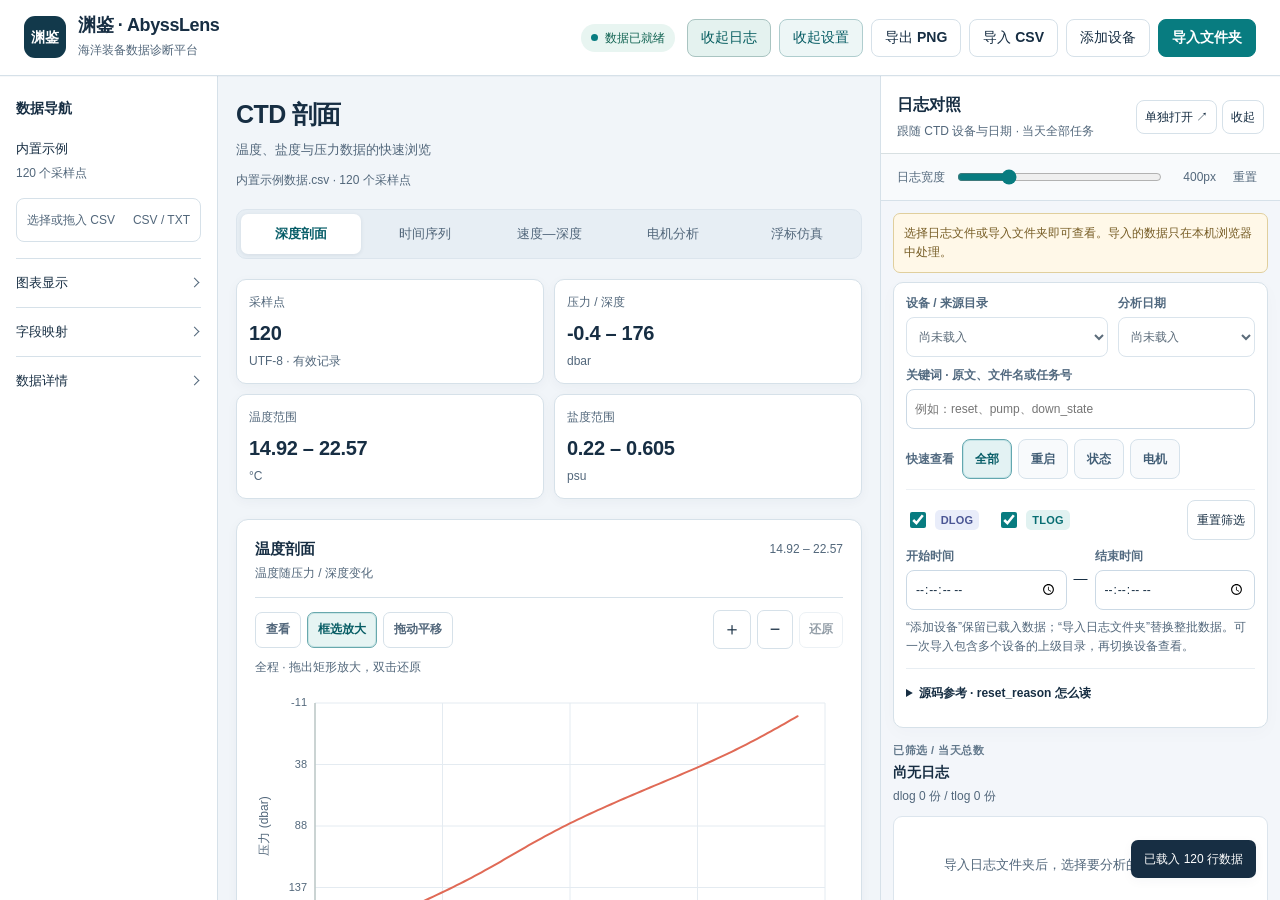
<file: index.html>
<!doctype html>
<html lang="zh-CN">
<head>
  <meta charset="utf-8">
  <meta name="viewport" content="width=device-width, initial-scale=1">
  <title>渊鉴 AbyssLens · 海洋装备数据诊断平台</title>
  <link rel="icon" type="image/svg+xml" href="favicon.svg">
  <style>
    :root {
      --ink: #172234;
      --muted: #687386;
      --line: #d8e0e2;
      --paper: #f5f7f6;
      --surface: #ffffff;
      --teal: #087f7b;
      --teal-dark: #075e60;
      --teal-soft: #d9efeb;
      --coral: #e06a56;
      --yellow: #d8a336;
      --blue: #4779a8;
      --shadow: 0 12px 32px rgba(23, 34, 52, .08);
      --radius: 10px;
    }

    * { box-sizing: border-box; }
    html, body { margin: 0; min-height: 100%; }
    body {
      background: var(--paper);
      color: var(--ink);
      font: 14px/1.5 "Segoe UI", "Microsoft YaHei", Arial, sans-serif;
      letter-spacing: 0;
    }
    button, input, select { font: inherit; }
    button { cursor: pointer; }
    button:focus-visible, input:focus-visible, select:focus-visible {
      outline: 3px solid rgba(8, 127, 123, .22);
      outline-offset: 2px;
    }

    .app-shell { min-height: 100vh; }
    .topbar {
      align-items: center;
      background: var(--surface);
      border-bottom: 1px solid var(--line);
      display: flex;
      gap: 24px;
      justify-content: space-between;
      min-height: 72px;
      padding: 14px 28px;
      position: sticky;
      top: 0;
      z-index: 10;
    }
    .brand { align-items: center; display: flex; gap: 12px; min-width: 210px; }
    .brand-mark {
      align-items: center;
      background: var(--ink);
      border-radius: 8px;
      color: #fff;
      display: inline-flex;
      font-size: 13px;
      font-weight: 800;
      height: 34px;
      justify-content: center;
      letter-spacing: .8px;
      width: 46px;
    }
    .brand strong { display: block; font-size: 17px; line-height: 1.1; }
    .brand small { color: var(--muted); display: block; font-size: 11px; margin-top: 3px; }
    .topbar-actions { align-items: center; display: flex; flex-wrap: wrap; gap: 9px; justify-content: flex-end; }
    .topbar-actions a.button { display: inline-flex; align-items: center; text-decoration: none; white-space: nowrap; }
    .status-badge {
      align-items: center;
      color: var(--muted);
      display: inline-flex;
      font-size: 12px;
      gap: 7px;
      margin-right: 6px;
      white-space: nowrap;
    }
    .status-badge::before {
      background: #aab6b7;
      border-radius: 50%;
      content: "";
      display: inline-block;
      height: 7px;
      width: 7px;
    }
    .status-badge.ready { color: var(--teal-dark); }
    .status-badge.ready::before { background: var(--teal); }
    .button {
      background: var(--surface);
      border: 1px solid var(--line);
      border-radius: 7px;
      color: var(--ink);
      min-height: 36px;
      padding: 0 13px;
      transition: border-color .16s ease, background .16s ease, transform .16s ease;
    }
    .button:hover { background: #f1f6f5; border-color: #a9c4c1; }
    .button:active { transform: translateY(1px); }
    .button.primary { background: var(--teal); border-color: var(--teal); color: #fff; font-weight: 600; }
    .button.primary:hover { background: var(--teal-dark); border-color: var(--teal-dark); }
    .button.subtle { background: transparent; border-color: transparent; color: var(--muted); }
    .button.subtle:hover { background: #edf3f2; border-color: #edf3f2; color: var(--ink); }
    .file-input { display: none; }

    .workspace { display: grid; grid-template-columns: 292px minmax(0, 1fr); min-height: calc(100vh - 72px); }
    .sidebar {
      background: #edf2f1;
      border-right: 1px solid var(--line);
      padding: 22px 18px;
    }
    .sidebar-heading { font-size: 12px; font-weight: 700; letter-spacing: .06em; margin: 0 0 12px; text-transform: uppercase; }
    .side-section { border-bottom: 1px solid #d6dfdf; margin-bottom: 20px; padding-bottom: 19px; }
    .side-section:last-child { border-bottom: 0; }
    .dropzone {
      background: var(--surface);
      border: 1px dashed #a9c1bf;
      border-radius: var(--radius);
      color: var(--muted);
      cursor: pointer;
      padding: 17px 14px;
      text-align: center;
      transition: background .16s ease, border-color .16s ease;
    }
    .dropzone:hover, .dropzone.dragover { background: #f8fcfb; border-color: var(--teal); }
    .dropzone strong { color: var(--ink); display: block; font-size: 13px; margin-bottom: 4px; }
    .dropzone span { display: block; font-size: 12px; }
    .dropzone em { color: var(--teal-dark); display: block; font-size: 11px; font-style: normal; margin-top: 9px; }
    .file-meta { color: var(--muted); font-size: 12px; margin-top: 9px; overflow-wrap: anywhere; }
    .folder-panel { border-top: 1px solid #d6dfdf; margin-top: 16px; padding-top: 14px; }
    .folder-panel[hidden] { display: none; }
    .folder-panel-head { align-items: center; display: flex; gap: 8px; justify-content: space-between; margin-bottom: 7px; }
    .folder-panel-head strong { font-size: 12px; }
    .folder-panel-head span { color: var(--muted); font-size: 11px; text-align: right; }
    .task-select { background: var(--surface); border: 1px solid var(--line); border-radius: 6px; color: var(--ink); min-height: 35px; padding: 0 8px; width: 100%; }
    .task-select:disabled { color: #9aa5a6; }
    .folder-clear { color: var(--muted); font-size: 11px; padding: 0 5px; }
    .field { margin-top: 12px; }
    .field:first-child { margin-top: 0; }
    .field label { color: var(--muted); display: flex; font-size: 12px; justify-content: space-between; margin-bottom: 5px; }
    .field select, .field input[type="number"] {
      background: var(--surface);
      border: 1px solid var(--line);
      border-radius: 6px;
      color: var(--ink);
      min-height: 34px;
      padding: 0 9px;
      width: 100%;
    }
    .field select:disabled { color: #9aa5a6; }
    .toggle-row { align-items: center; color: var(--ink); display: flex; font-size: 12px; gap: 8px; margin: 12px 0 0; }
    .toggle-row input { accent-color: var(--teal); height: 15px; margin: 0; width: 15px; }
    .hint { color: var(--muted); font-size: 11px; margin: 8px 0 0; }

    .main { min-width: 0; padding: 25px 29px 44px; }
    .page-head { align-items: flex-end; display: flex; gap: 20px; justify-content: space-between; margin-bottom: 20px; }
    .page-head h1 { font-size: 24px; letter-spacing: -.02em; margin: 0; }
    .page-head p { color: var(--muted); margin: 6px 0 0; }
    .page-head-right { color: var(--muted); font-size: 12px; text-align: right; }
    .view-tabs { align-items: center; border-bottom: 1px solid var(--line); display: flex; gap: 4px; margin-bottom: 18px; }
    .tab {
      background: transparent;
      border: 0;
      border-bottom: 2px solid transparent;
      color: var(--muted);
      margin-bottom: -1px;
      padding: 9px 12px 10px;
    }
    .tab:hover { color: var(--ink); }
    .tab.active { border-bottom-color: var(--teal); color: var(--teal-dark); font-weight: 700; }
    .summary-grid { display: grid; gap: 12px; grid-template-columns: repeat(4, minmax(0, 1fr)); margin-bottom: 19px; }
    .summary-item {
      background: var(--surface);
      border: 1px solid var(--line);
      border-radius: 8px;
      min-height: 76px;
      padding: 13px 14px;
    }
    .summary-item span { color: var(--muted); display: block; font-size: 11px; margin-bottom: 5px; }
    .summary-item strong { display: block; font-size: 17px; font-weight: 700; overflow: hidden; text-overflow: ellipsis; white-space: nowrap; }
    .summary-item em { color: var(--muted); display: block; font-size: 11px; font-style: normal; margin-top: 2px; }
    .charts-grid { display: grid; gap: 14px; grid-template-columns: repeat(2, minmax(0, 1fr)); }
    .chart-card {
      background: var(--surface);
      border: 1px solid var(--line);
      border-radius: var(--radius);
      min-width: 0;
      padding: 15px 16px 12px;
      position: relative;
    }
    .chart-card.wide { grid-column: 1 / -1; }
    .chart-card-head { align-items: flex-start; display: flex; gap: 12px; justify-content: space-between; }
    .chart-card h2 { font-size: 14px; margin: 0; }
    .chart-card .chart-subtitle { color: var(--muted); font-size: 11px; margin-top: 2px; }
    .chart-stat { color: var(--muted); font-size: 11px; text-align: right; white-space: nowrap; }
    .canvas-wrap { height: 286px; margin-top: 9px; position: relative; width: 100%; }
    .canvas-wrap canvas { display: block; height: 100%; width: 100%; }
    .chart-tooltip {
      background: var(--ink);
      border-radius: 5px;
      color: #fff;
      font-size: 11px;
      left: 0;
      max-width: 190px;
      opacity: 0;
      padding: 7px 9px;
      pointer-events: none;
      position: absolute;
      top: 0;
      transform: translate(8px, 8px);
      transition: opacity .1s ease;
      white-space: nowrap;
      z-index: 2;
    }
    .chart-tooltip.show { opacity: .96; }
    .chart-legend { align-items: center; color: var(--muted); display: flex; font-size: 11px; gap: 6px; margin-top: 4px; }
    .legend-dot { border-radius: 50%; display: inline-block; height: 7px; width: 7px; }
    .empty-state {
      align-items: center;
      background: var(--surface);
      border: 1px dashed #b8c7c6;
      border-radius: var(--radius);
      color: var(--muted);
      display: flex;
      flex-direction: column;
      gap: 5px;
      grid-column: 1 / -1;
      justify-content: center;
      min-height: 300px;
      padding: 28px;
      text-align: center;
    }
    .empty-state strong { color: var(--ink); font-size: 15px; }
    .data-panel { background: var(--surface); border: 1px solid var(--line); border-radius: var(--radius); margin-top: 16px; overflow: hidden; }
    .data-panel-head { align-items: center; display: flex; justify-content: space-between; padding: 14px 16px; }
    .data-panel-head h2 { font-size: 14px; margin: 0; }
    .data-panel-head span { color: var(--muted); font-size: 11px; }
    .table-scroll { max-height: 265px; overflow: auto; }
    table { border-collapse: collapse; min-width: 100%; table-layout: auto; white-space: nowrap; }
    th, td { border-top: 1px solid #e8eded; font-size: 11px; padding: 9px 12px; text-align: left; }
    th { background: #f7f9f8; color: var(--muted); font-weight: 600; position: sticky; top: 0; z-index: 1; }
    td { color: #364256; }
    tr:hover td { background: #f7fbfa; }
    .footer-note { color: var(--muted); font-size: 11px; margin-top: 18px; text-align: right; }
    .toast { background: var(--ink); border-radius: 7px; bottom: 22px; box-shadow: var(--shadow); color: #fff; font-size: 12px; opacity: 0; padding: 10px 13px; pointer-events: none; position: fixed; right: 24px; transform: translateY(8px); transition: opacity .18s ease, transform .18s ease; z-index: 20; }
    .toast.show { opacity: 1; transform: translateY(0); }
    .toast.error { background: #a8463b; }
    [hidden] { display: none !important; }
    .diagnostic-panel { background: white; border: 1px solid var(--line); border-radius: 10px; margin: 16px 0; padding: 18px; }
    .diagnostic-panel h2 { margin: 0; font-size: 16px; }
    .diagnostic-panel h3 { margin: 16px 0 8px; font-size: 13px; }
    .diagnostic-head { display: flex; justify-content: space-between; gap: 12px; align-items: baseline; flex-wrap: wrap; }
    .diagnostic-head span, .source-note, .diagnostic-empty { color: var(--muted); font-size: 12px; overflow-wrap: anywhere; }
    .facts-grid { display: grid; grid-template-columns: repeat(4, minmax(0, 1fr)); gap: 10px; margin: 12px 0; }
    .fact { background: #f5f8f7; border-radius: 6px; padding: 10px 12px; min-width: 0; }
    .fact dt { color: var(--muted); font-size: 11px; margin-bottom: 4px; }
    .fact dd { margin: 0; font-size: 14px; font-weight: 600; overflow-wrap: anywhere; }
    .fact small { font-size: 11px; color: var(--muted); font-weight: normal; display: block; margin-top: 3px; }
    .fact.alert { background: #fff0ec; border: 1px solid #ebc1b9; }
    .notice { color: #8c3b29; background: #fff4ef; border-left: 3px solid #ba492e; padding: 9px 12px; font-size: 12px; margin: 8px 0; }
    .phase-list { display: grid; grid-template-columns: repeat(3, minmax(0, 1fr)); gap: 8px; padding: 0; list-style: none; }
    .phase-list li { border-left: 2px solid #8abdb6; padding: 6px 10px; font-size: 12px; }
    .phase-list time { display: block; color: var(--muted); }
    .diagnostic-panel details summary { cursor: pointer; padding: 8px 0; font-size: 12px; }
    .diagnostic-panel select { max-width: 100%; }
    .source-note { margin: 6px 0; }
    .chart-legend { flex-wrap: wrap; }
    .chart-tooltip { white-space: pre-line; max-width: 230px; overflow-wrap: anywhere; }
    .chart-method { color: var(--muted); font-size: 12px; line-height: 1.7; margin-top: 10px; }
    .legend-level { color: #8055aa; }
    .phase-legend { display: inline-flex; align-items: center; gap: 5px; margin-right: 8px; }
    .phase-swatch { display: inline-block; width: 22px; border-top: 2px solid; }
    .view-tabs { flex-wrap: wrap; }
    .mot-chart .canvas-wrap { height: 235px; }
    .mot-chart .chart-method { margin-bottom: 0; }
    #motPanel .facts-grid { margin-bottom: 0; }
    .page-head-right { max-width: 48%; overflow-wrap: anywhere; }
    @media (max-width: 980px) { .facts-grid { grid-template-columns: repeat(2, minmax(0, 1fr)); } }
    @media (max-width: 730px) {
      .topbar-actions { flex-wrap: wrap; }
      .page-head-right { max-width: 100%; }
      .phase-list { grid-template-columns: 1fr; }
      .diagnostic-panel { padding: 12px; }
    }

    @media (max-width: 980px) {
      .topbar { padding: 13px 18px; }
      .status-badge { display: none; }
      .workspace { grid-template-columns: 250px minmax(0, 1fr); }
      .main { padding: 22px 18px 36px; }
      .summary-grid { grid-template-columns: repeat(2, minmax(0, 1fr)); }
    }
    @media (max-width: 730px) {
      .topbar { align-items: flex-start; flex-wrap: wrap; gap: 12px; }
      .topbar-actions { width: 100%; }
      .topbar-actions .button { flex: 1; }
      .workspace { display: block; }
      .sidebar { border-bottom: 1px solid var(--line); border-right: 0; padding: 17px 18px 4px; }
      .side-section { margin-bottom: 17px; padding-bottom: 16px; }
      .sidebar .side-section:nth-child(2), .sidebar .side-section:nth-child(3) { display: inline-block; vertical-align: top; width: calc(50% - 9px); }
      .sidebar .side-section:nth-child(2) { margin-right: 14px; }
      .main { padding: 20px 14px 30px; }
      .page-head { align-items: flex-start; display: block; }
      .page-head-right { margin-top: 7px; text-align: left; }
      .charts-grid { grid-template-columns: 1fr; }
      .chart-card.wide { grid-column: auto; }
      .canvas-wrap { height: 250px; }
    }
    @media (max-width: 470px) {
      .brand { min-width: 0; }
      .brand strong { font-size: 15px; }
      .topbar-actions { gap: 6px; }
      .topbar-actions .button { font-size: 12px; padding: 0 8px; }
      .summary-grid { gap: 8px; }
      .summary-item { padding: 11px; }
      .summary-item strong { font-size: 15px; }
      .sidebar .side-section:nth-child(2), .sidebar .side-section:nth-child(3) { display: block; width: auto; }
      .sidebar .side-section:nth-child(2) { margin-right: 0; }
    }
  </style>
  <link rel="stylesheet" href="ctd-log-panel.css">
  <link rel="stylesheet" href="abysslens-ui.css">
  <link rel="stylesheet" href="ctd-chart-tools.css">
  <link rel="stylesheet" href="ctd-motor.css">
  <link rel="stylesheet" href="ctd-replay.css">
</head>
<body class="analysis-page">
  <div class="app-shell">
    <header class="topbar">
      <div class="brand">
        <span class="brand-mark">渊鉴</span>
        <div><strong>渊鉴 · AbyssLens</strong><small>海洋装备数据诊断平台</small></div>
      </div>
      <div class="topbar-actions">
        <span class="status-badge" id="statusBadge">等待数据</span>
        <button class="button subtle" id="demoButton" type="button">示例数据</button>
        <a class="button" id="logsLink" href="ctd-logs.html" target="_blank" rel="noopener">当天日志 ↗</a>
        <button class="button" id="exportButton" type="button">导出 PNG</button>
        <button class="button" id="openButton" type="button">导入 CSV</button>
        <button class="button" id="addDeviceButton" type="button" title="添加设备文件夹，保留已导入的数据">添加设备</button>
        <button class="button primary" id="folderButton" type="button" title="导入完整文件夹，替换当前全部设备数据">导入文件夹</button>
        <input class="file-input" id="fileInput" type="file" accept=".csv,.txt,text/csv,text/plain">
        <input class="file-input" id="folderInput" type="file" webkitdirectory directory multiple>
        <input class="file-input" id="addDeviceInput" type="file" webkitdirectory directory multiple>
      </div>
    </header>

    <div class="workspace">
      <aside class="sidebar">
        <div class="sidebar-head"><h2 class="sidebar-heading">数据导航</h2><span class="sidebar-count" id="sidebarDeviceCount"></span></div>
        <section class="side-section source-section">
          <div class="folder-panel" id="folderPanel" hidden>
            <div class="field"><label for="deviceSelect">设备</label><select class="task-select" id="deviceSelect" disabled></select></div>
            <div class="field task-field">
              <div class="task-field-head"><label for="taskSelect">任务</label><p class="task-context" id="taskContext"></p></div>
              <select class="task-select" id="taskSelect" aria-label="选择 CTD 任务" disabled></select>
            </div>
          </div>
          <div class="dataset-overview" id="datasetOverview">
            <strong id="sidebarDatasetName">内置示例</strong><span id="sidebarDatasetMeta">120 个采样点</span>
          </div>
          <div class="dropzone" id="dropzone" role="button" tabindex="0" aria-label="选择 CSV 文件，也可将文件拖到此处">
            <strong>选择或拖入 CSV</strong><span>CSV / TXT</span>
          </div>
        </section>

        <section class="side-section sidebar-settings">
          <details class="sidebar-disclosure" id="displaySettings">
            <summary>图表显示</summary>
            <div class="disclosure-content">
              <label class="toggle-row"><input id="invertDepth" type="checkbox" checked>深度向下增加</label>
              <label class="toggle-row"><input id="showPoints" type="checkbox">显示采样点</label>
              <label class="toggle-row"><input id="showLevel" type="checkbox" checked>显示 level 测量点</label>
            </div>
          </details>
        </section>

        <section class="side-section sidebar-settings">
          <details class="sidebar-disclosure" id="fieldSettings">
            <summary>字段映射</summary>
            <div class="disclosure-content">
              <div class="field"><label for="timeColumn">时间列</label><select id="timeColumn"></select></div>
              <div class="field"><label for="pressureColumn">压力 / 深度列</label><select id="pressureColumn"></select></div>
              <div class="field"><label for="temperatureColumn">温度列</label><select id="temperatureColumn"></select></div>
              <div class="field"><label for="salinityColumn">盐度列</label><select id="salinityColumn"></select></div>
            </div>
          </details>
        </section>

        <section class="side-section sidebar-settings">
          <details class="sidebar-disclosure" id="sourceDetails">
            <summary>数据详情<span class="source-read-status" id="sourceReadStatus" role="status" hidden></span></summary>
            <div class="disclosure-content">
              <p class="library-meta" id="folderMeta"></p>
              <div class="file-meta" id="fileMeta">当前显示内置示例数据</div>
              <p class="import-help">“添加设备”保留已有数据；“导入文件夹”替换全部数据。也可一次导入多个设备的上级目录。</p>
              <div class="source-actions" id="sourceActions"><button class="button subtle folder-clear" id="clearFolderButton" type="button">清空设备数据</button></div>
            </div>
          </details>
        </section>
      </aside>

      <main class="main">
        <div class="page-head">
          <div>
            <h1 id="pageTitle">CTD 剖面</h1>
            <p id="pageSubtitle">温度、盐度与压力数据的快速浏览</p>
          </div>
          <div class="page-head-right" id="pageFileLabel">示例数据 · 120 个采样点</div>
        </div>

        <nav class="view-tabs" aria-label="图表视图">
          <button class="tab active" data-mode="profile" type="button">深度剖面</button>
          <button class="tab" data-mode="timeseries" type="button">时间序列</button>
          <button class="tab" data-mode="velocity" type="button">速度—深度</button>
          <button class="tab" data-mode="mot" type="button">电机分析</button>
          <button class="tab" data-mode="replay" type="button">浮标仿真</button>
        </nav>

        <section class="summary-grid" aria-label="数据摘要">
          <div class="summary-item"><span>采样点</span><strong id="statRows">—</strong><em id="statRowsHint">有效记录</em></div>
          <div class="summary-item"><span>压力 / 深度</span><strong id="statPressure">—</strong><em id="pressureUnit">dbar</em></div>
          <div class="summary-item"><span>温度范围</span><strong id="statTemperature">—</strong><em>°C</em></div>
          <div class="summary-item"><span>盐度范围</span><strong id="statSalinity">—</strong><em>psu</em></div>
        </section>

        <section class="diagnostic-panel" id="motPanel" aria-label="mot 电机数据" hidden>
          <div class="diagnostic-head"><h2>浮力电机 · mot</h2><span id="motStatus"></span></div>
          <p class="source-note" id="motSource"></p>
          <select class="task-select" id="motSelect" aria-label="mot 数据来源" hidden></select>
          <div id="motContent"></div>
        </section>
        <section class="charts-grid" id="chartsGrid"></section>
        <section class="diagnostic-panel" id="motDetailsPanel" hidden>
          <details><summary>查看全部电机记录</summary><div id="motDetails"></div></details>
        </section>

        <section class="diagnostic-panel" id="keydataPanel" aria-label="keydata 任务概览">
          <div class="diagnostic-head"><h2>任务概览 · keydata</h2><span id="keydataStatus"></span></div>
          <p class="source-note" id="keydataSource"></p>
          <select class="task-select" id="keydataSelect" aria-label="keydata 数据来源" hidden></select>
          <div id="keydataContent"></div>
        </section>
        <section class="diagnostic-panel" id="levelPanel" aria-label="level 任务阶段">
          <div class="diagnostic-head"><h2>任务阶段 · level</h2><span id="levelStatus"></span></div>
          <p class="source-note" id="levelSource"></p>
          <div id="levelContent"></div>
        </section>

        <section class="data-panel">
          <div class="data-panel-head"><h2>数据预览</h2><span id="tableHint">显示前 12 行</span></div>
          <div class="table-scroll"><table><thead id="tableHead"></thead><tbody id="tableBody"></tbody></table></div>
        </section>
        <div class="footer-note"><span id="workspaceStatus">正在准备页面间共享…</span><br>数据只在本机浏览器处理 · 文件不会上传</div>
      </main>
    </div>
  </div>
  <div class="toast" id="toast" role="status"></div>

  <script src="ctd-data.js"></script>
  <script src="ctd-gradient.js"></script>
  <script src="ctd-velocity.js"></script>
  <script src="ctd-phases.js"></script>
  <script src="ctd-mot.js"></script>
  <script src="ctd-motor-view.js"></script>
  <script src="ctd-diagnostics.js"></script>
  <script src="ctd-workspace.js"></script>
  <script src="ctd-device-import.js"></script>
  <script src="ctd-chart-viewport.js"></script>
  <script src="ctd-chart-interactions.js"></script>
  <script src="ctd-replay.js"></script>
  <script src="ctd-replay-viewer.js"></script>
  <script>
    (() => {
      "use strict";

      const state = {
        fileName: "内置示例",
        encoding: "UTF-8",
        headers: [],
        rawRows: [],
        rows: [],
        columns: { time: -1, pressure: -1, temperature: -1, salinity: -1 },
        mode: "profile",
        exportTitle: "CTD 剖面",
        folder: null,
        selectedRecordId: "",
        keydataIndex: 0,
        levelRows: [],
        velocity: null,
        phases: null,
        motIndex: 0,
        mot: null,
        singleMot: null,
        importVersion: 0,
        folderVersion: 0
      };

      const els = {
        fileInput: document.getElementById("fileInput"),
        folderInput: document.getElementById("folderInput"),
        addDeviceInput: document.getElementById("addDeviceInput"),
        addDeviceButton: document.getElementById("addDeviceButton"),
        openButton: document.getElementById("openButton"),
        folderButton: document.getElementById("folderButton"),
        demoButton: document.getElementById("demoButton"),
        exportButton: document.getElementById("exportButton"),
        dropzone: document.getElementById("dropzone"),
        fileMeta: document.getElementById("fileMeta"),
        sidebarDeviceCount: document.getElementById('sidebarDeviceCount'),
        datasetOverview: document.getElementById('datasetOverview'),
        sidebarDatasetName: document.getElementById('sidebarDatasetName'),
        sidebarDatasetMeta: document.getElementById('sidebarDatasetMeta'),
        sourceDetails: document.getElementById('sourceDetails'),
        sourceReadStatus: document.getElementById('sourceReadStatus'),
        folderPanel: document.getElementById("folderPanel"),
        folderMeta: document.getElementById("folderMeta"),
        taskSelect: document.getElementById("taskSelect"),
        deviceSelect: document.getElementById("deviceSelect"),
        clearFolderButton: document.getElementById("clearFolderButton"),
        statusBadge: document.getElementById("statusBadge"),
        timeColumn: document.getElementById("timeColumn"),
        pressureColumn: document.getElementById("pressureColumn"),
        temperatureColumn: document.getElementById("temperatureColumn"),
        salinityColumn: document.getElementById("salinityColumn"),
        invertDepth: document.getElementById("invertDepth"),
        showPoints: document.getElementById("showPoints"),
        showLevel: document.getElementById("showLevel"),
        keydataSelect: document.getElementById("keydataSelect"),
        motPanel: document.getElementById('motPanel'),
        motSelect: document.getElementById('motSelect'),
        pageTitle: document.getElementById("pageTitle"),
        pageSubtitle: document.getElementById("pageSubtitle"),
        pageFileLabel: document.getElementById("pageFileLabel"),
        chartsGrid: document.getElementById("chartsGrid"),
        tableHead: document.getElementById("tableHead"),
        tableBody: document.getElementById("tableBody"),
        tableHint: document.getElementById("tableHint"),
        statRows: document.getElementById("statRows"),
        statRowsHint: document.getElementById("statRowsHint"),
        statPressure: document.getElementById("statPressure"),
        statTemperature: document.getElementById("statTemperature"),
        statSalinity: document.getElementById("statSalinity"),
        toast: document.getElementById("toast"),
        workspaceStatus: document.getElementById("workspaceStatus")
      };

      let pendingWorkspaceSelection = null;
      const workspace = CtdWorkspace.createClient({
        onBatch: receiveWorkspaceBatch,
        onSelection: applyWorkspaceSelection,
        onStatus: status => { els.workspaceStatus.textContent = status.message; }
      });

      const palette = {
        temperature: "#e06a56",
        salinity: "#087f7b",
        pressure: "#4779a8",
        relation: "#d8a336"
      };
      const chartInteractions = CtdChartInteractions.create({ formatTime: formatDate, onTimeInspect: time => motorViewer.inspectAt(time) });
      const motorViewer = CtdMotorView.create({ panel: els.motPanel, content: document.getElementById('motContent'), details: document.getElementById('motDetails'), chartsGrid: els.chartsGrid }, {
        formatTime: formatDate, formatNumber, interactions: chartInteractions, chart: createChartCard, render: renderCharts
      });
      let chartTimeDomain = null;
      let replayDataSource = null;
      const replayViewer = CtdReplayViewer.create(els.chartsGrid, {
        depthNote: () => state.depthUnit === 'dbar'
          ? `压力按 UNESCO 1983 换算为米；纬度 ${formatNumber(state.velocity?.latitude, 4)}°${state.velocity?.assumedLatitude ? '（缺少有效定位，使用假设值）' : '（keydata）'}。`
          : state.depthUnit === 'm' ? '使用 CSV 中标注为米的深度。' : '深度单位未知。'
      });

      function buildDemoRows() {
        const rows = [];
        for (let i = 0; i < 120; i += 1) {
          const pressure = -0.4 + i * 1.48 + Math.sin(i / 8) * 0.42;
          const temperature = 22.55 - pressure * 0.043 + Math.sin(i / 12) * 0.12;
          const salinity = 0.21 + pressure * 0.00225 + Math.cos(i / 15) * 0.011;
          const time = new Date(Date.UTC(2026, 8, 4, 2, 1, 29) + i * 30000);
          const pad = (v, n = 2) => String(v).padStart(n, "0");
          const stamp = `${time.getUTCFullYear()}-${pad(time.getUTCMonth() + 1)}-${pad(time.getUTCDate())}_${pad(time.getUTCHours())}:${pad(time.getUTCMinutes())}:${pad(time.getUTCSeconds())}.000`;
          rows.push([stamp, temperature.toFixed(3), pressure.toFixed(2), salinity.toFixed(3)]);
        }
        return {
          headers: ["北京时间", "温度(℃)", "深度(dbar)", "盐度(psu)"],
          rows,
          encoding: "UTF-8"
        };
      }

      function decodeBytes(buffer) {
        return CtdData.decodeBytes(buffer);
      }

      function parseDelimited(text) {
        return CtdData.parseDelimited(text);
      }

      function normalizeHeader(header) {
        return String(header || "").toLowerCase().replace(/[\s_\-\/]/g, "");
      }

      function findColumn(headers, type) {
        const rules = {
          time: ["北京时间", "格林威治时间", "时间", "timestamp", "datetime", "date", "time"],
          pressure: ["深度(dbar)", "压力(dbar)", "压强(dbar)", "深度", "压力", "压强", "pressure", "pres", "dbar", "depth"],
          temperature: ["温度(℃)", "温度", "摄氏度", "temperature", "temp", "degc", "celsius", "℃", "°c"],
          salinity: ["盐度(psu)", "盐度", "salinity", "psu", "盐"]
        };
        const aliases = rules[type];
        let best = { index: -1, score: 0 };
        headers.forEach((header, index) => {
          const normalized = normalizeHeader(header);
          aliases.forEach((alias, aliasIndex) => {
            const needle = normalizeHeader(alias);
            if (!needle || !normalized.includes(needle)) return;
            const score = (aliases.length - aliasIndex) * (normalized === needle ? 3 : 1);
            if (score > best.score) best = { index, score };
          });
        });
        return best.index;
      }

      function numeric(value) {
        const cleaned = String(value ?? "").trim().replace(/,/g, "");
        if (!cleaned || /^(na|n\/a|null|nan|none)$/i.test(cleaned)) return null;
        const valueNumber = Number(cleaned);
        if (!Number.isFinite(valueNumber) || Math.abs(valueNumber) >= 99990) return null;
        return valueNumber;
      }

      function parseDate(value) {
        const header = state.headers[state.columns.time] || "";
        return CtdData.parseTime(value, /格林威治|UTC|GMT/i.test(header));
      }

      function prepareRows() {
        state.rows = state.rawRows.map((values, index) => {
          const timeRaw = state.columns.time >= 0 ? values[state.columns.time] : "";
          const pressure = state.columns.pressure >= 0 ? numeric(values[state.columns.pressure]) : null;
          const temperature = state.columns.temperature >= 0 ? numeric(values[state.columns.temperature]) : null;
          const salinity = state.columns.salinity >= 0 ? numeric(values[state.columns.salinity]) : null;
          return {
            values,
            index,
            timeRaw,
            time: parseDate(timeRaw),
            pressure,
            temperature,
            salinity
          };
        });
      }

      function formatDateCode(code) {
        const value = String(code || "");
        if (!/^\d{6}$/.test(value)) return value || "未分类日期";
        return `20${value.slice(0, 2)}-${value.slice(2, 4)}-${value.slice(4, 6)} · ${value}`;
      }

      function asFileEntries(fileList) {
        return Array.from(fileList || []).map(item => {
          if (item && item.file) return { file: item.file, name: item.name || item.file.name, relativePath: item.relativePath || item.name || item.file.name };
          return { file: item, name: item.name, relativePath: item.webkitRelativePath || item.name };
        });
      }

      function sharedFileEntries(fileList) {
        return asFileEntries(fileList).filter(entry => /\.csv$/i.test(entry.name) || /_(?:dlog|tlog)_.*\.(?:txt|log|dlog|tlog)$/i.test(entry.name));
      }

      function publishImport(fileList, importMode) {
        const entries = sharedFileEntries(fileList);
        const firstPath = entries[0]?.relativePath || '';
        const folderName = firstPath.split(/[\\/]+/).filter(Boolean)[0] || (importMode === 'folder' ? '已选文件夹' : '单独选取');
        pendingWorkspaceSelection = null;
        workspace.replace(entries, { source: 'manual', importMode, folderName });
      }

      async function addDevice(fileList) {
        const entries = sharedFileEntries(fileList);
        if (!entries.length) { showToast('所选目录没有可读取的数据文件，已保留当前数据', true); return; }
        els.addDeviceButton.disabled = true;
        try {
          const result = await CtdDeviceImport.append(workspace, entries);
          const selected = state.folder?.records.find(record => record.id === state.selectedRecordId);
          pendingWorkspaceSelection = selected ? { ...taskContext(selected), publishAfterRestore: true } : null;
          await readFolder(result.batch.entries);
        } catch (error) { showToast(`添加设备未完成：${error.message}`, true); }
        finally { els.addDeviceButton.disabled = false; }
      }

      function clearCtdForBatch(message) {
        chartInteractions.reset();
        state.singleMot = null;
        state.motIndex = 0;
        state.folder = null;
        state.selectedRecordId = '';
        state.fileName = '当前批次无 CTD 数据';
        state.encoding = '';
        state.headers = [];
        state.rawRows = [];
        state.columns = { time: -1, pressure: -1, temperature: -1, salinity: -1 };
        renderFolderTasks();
        refreshColumnSelectors();
        updateAll();
        showToast(message || '当前共享批次没有可绘制的 CTD 数据', true);
      }

      function taskContext(record) {
        if (!record || !/^\d{6}$/.test(record.date)) return null;
        const [parent, device] = JSON.parse(record.taskKey), parts = parent.split('/');
        const day = `20${record.date.slice(0, 2)}-${record.date.slice(2, 4)}-${record.date.slice(4, 6)}`;
        if ([record.date, day].includes(parts[parts.length - 1])) parts.pop();
        return {
          day,
          scopeKey: JSON.stringify([parts.join('/'), device]),
          recordId: record.id
        };
      }

      function deviceLabel(record) {
        const context = taskContext(record);
        if (!context) return '设备未核验';
        const [directory, prefix] = JSON.parse(context.scopeKey);
        const parts = directory.split('/').filter(Boolean), device = parts.pop() || '设备未核验';
        return `${device} · ${prefix}${parts.length ? ' · 来源 ' + parts.join('/') : ''}`;
      }

      function publishTaskContext(record) {
        const context = taskContext(record);
        if (context) workspace.select(context);
      }

      function receiveWorkspaceBatch(batch) {
        const selected = state.folder?.records.find(record => record.id === state.selectedRecordId);
        pendingWorkspaceSelection = batch.meta?.append && selected ? { ...taskContext(selected), publishAfterRestore: true } : null;
        if (batch.meta?.source === 'server') {
          loadServerCatalog(false);
          return;
        }
        const entries = asFileEntries(batch.entries);
        if (batch.meta?.importMode === 'files') {
          const csvEntries = entries.filter(entry => /\.csv$/i.test(entry.name));
          if (csvEntries.length) readFiles(csvEntries);
          else { state.importVersion += 1; clearCtdForBatch('新导入批次只有日志，CTD 视图已清空。'); }
        } else readFolder(entries);
      }

      function applyWorkspaceSelection(context) {
        pendingWorkspaceSelection = context || null;
        // A selection for the incoming batch must wait until its files finish loading.
        if (state.folderVersion !== state.importVersion) return;
        if (!state.folder || !context?.recordId) return;
        const record = state.folder.records.find(item => item.id === context.recordId);
        if (record && record.id !== state.selectedRecordId) selectFolderRecord(record, false, false);
        if (record) pendingWorkspaceSelection = null;
      }

      function renderFolderTasks() {
        const folder = state.folder;
        if (!folder || !folder.records.length) {
          els.folderPanel.hidden = true;
          els.datasetOverview.hidden = false;
          els.sidebarDeviceCount.textContent = '';
          els.folderMeta.textContent = '';
          els.taskSelect.innerHTML = "";
          els.taskSelect.disabled = true;
          els.deviceSelect.replaceChildren();
          els.deviceSelect.disabled = true;
          return;
        }
        els.folderPanel.hidden = false;
        els.datasetOverview.hidden = true;
        const devices = new Map();
        folder.records.forEach(record => {
          const scope = taskContext(record)?.scopeKey || '';
          if (!devices.has(scope)) devices.set(scope, { label: deviceLabel(record), records: [] });
          devices.get(scope).records.push(record);
        });
        const active = folder.records.find(record => record.id === state.selectedRecordId) || folder.records[0];
        const activeScope = taskContext(active)?.scopeKey || '';
        els.deviceSelect.replaceChildren();
        devices.forEach((device, scope) => {
          const option = document.createElement('option'); option.value = scope;
          option.textContent = `${device.label} · ${new Set(device.records.map(record => record.taskKey)).size} 个剖面`;
          option.title = option.textContent;
          els.deviceSelect.append(option);
        });
        els.deviceSelect.disabled = false; els.deviceSelect.value = activeScope;
        folder.deviceCount = devices.size;
        els.sidebarDeviceCount.textContent = `${devices.size} 个设备`;
        els.folderMeta.textContent = `${devices.size} 个设备来源 · ${folder.taskCount} 个剖面 · CTD ${folder.records.length} / keydata ${folder.keydataCount || 0} / level ${folder.levelCount || 0} / mot ${folder.motCount || 0}`;
        els.taskSelect.innerHTML = "";
        const groups = new Map();
        devices.get(activeScope).records.forEach((record) => {
          if (!groups.has(record.date)) groups.set(record.date, []);
          groups.get(record.date).push(record);
        });
        Array.from(groups.keys()).sort((a, b) => String(b).localeCompare(String(a))).forEach((date) => {
          const group = document.createElement("optgroup");
          group.label = formatDateCode(date);
          groups.get(date).forEach((record) => {
            const option = document.createElement("option");
            option.value = record.id;
            option.dataset.day = taskContext(record)?.day || '';
            const interval = record.interval == null ? "间隔未知" : `间隔 ${record.interval}`;
            option.textContent = `剖面 ${record.profile} · ${interval} · ${record.rowCount} 点${/副本|copy/i.test(record.name) ? ' · 副本' : ''}`;
            option.title = record.relativePath;
            group.appendChild(option);
          });
          els.taskSelect.appendChild(group);
        });
        els.taskSelect.disabled = false;
        els.taskSelect.value = active.id;
      }

      function selectFolderRecord(record, notify = true, publish = true) {
        if (!record) return;
        if (publish && state.folderVersion !== state.importVersion) {
          pendingWorkspaceSelection = { ...taskContext(record), publishAfterRestore: true };
        }
        state.selectedRecordId = record.id;
        state.keydataIndex = 0;
        state.motIndex = 0;
        state.singleMot = null;
        if (!Array.from(els.taskSelect.options).some(option => option.value === record.id)) renderFolderTasks();
        if (els.taskSelect.value !== record.id) els.taskSelect.value = record.id;
        setDataset(record.dataset, record.name, record.encoding);
        els.taskSelect.dispatchEvent(new Event('ctd-task-selection'));
        if (publish) publishTaskContext(record);
        if (notify) showToast(`已切换到 ${deviceLabel(record)} · ${record.date} · 剖面 ${record.profile}`);
      }

      function setDataset(dataset, fileName, encoding) {
        chartInteractions.reset();
        state.fileName = fileName;
        state.encoding = encoding || dataset.encoding || "UTF-8";
        state.headers = dataset.headers || [];
        state.rawRows = dataset.rows || [];
        state.columns = {
          time: findColumn(state.headers, "time"),
          pressure: findColumn(state.headers, "pressure"),
          temperature: findColumn(state.headers, "temperature"),
          salinity: findColumn(state.headers, "salinity")
        };
        refreshColumnSelectors();
        updateAll();
        const detected = [state.columns.temperature >= 0, state.columns.salinity >= 0, state.columns.pressure >= 0].filter(Boolean).length;
        if (state.singleMot) showToast(`已载入 ${state.rawRows.length} 条电机记录；导入完整目录可对照 CTD`);
        else if (detected < 2) showToast("已读取文件，但还需要手动映射字段", true);
        else showToast(`已载入 ${state.rawRows.length} 行数据`);
      }

      function refreshColumnSelectors() {
        const config = [
          [els.timeColumn, "time"],
          [els.pressureColumn, "pressure"],
          [els.temperatureColumn, "temperature"],
          [els.salinityColumn, "salinity"]
        ];
        config.forEach(([select, key]) => {
          select.innerHTML = "";
          const none = document.createElement("option");
          none.value = "-1";
          none.textContent = "不使用";
          select.appendChild(none);
          state.headers.forEach((header, index) => {
            const option = document.createElement("option");
            option.value = String(index);
            option.textContent = header;
            select.appendChild(option);
          });
          select.value = String(state.columns[key]);
          select.disabled = !state.headers.length;
        });
      }

      function valueList(key) {
        return state.rows.map((row) => row[key]).filter((value) => Number.isFinite(value));
      }

      function extent(values) {
        if (!values.length) return null;
        return { min: Math.min(...values), max: Math.max(...values) };
      }

      function formatNumber(value, digits = 2) {
        if (!Number.isFinite(value)) return "—";
        return new Intl.NumberFormat("zh-CN", { maximumFractionDigits: digits }).format(value);
      }

      function formatRange(values, digits = 2) {
        const range = extent(values);
        return range ? `${formatNumber(range.min, digits)} – ${formatNumber(range.max, digits)}` : "—";
      }

      function formatDate(timestamp, milliseconds = false) {
        if (!Number.isFinite(timestamp)) return "";
        return new Date(timestamp + 8 * 3600000).toISOString().slice(0, milliseconds ? 23 : 19).replace('T', ' ');
      }

      function axisPrecision(span) {
        return Math.min(12, Math.max(0, 1 - Math.floor(Math.log10(span / 4))));
      }

      function validPoints(xKey, yKey, sortByY = false) {
        const points = state.rows.map((row) => ({
          ...row,
          x: row[xKey],
          y: row[yKey],
          time: row.time,
          timeRaw: row.timeRaw,
          index: row.index,
          source: 'CTD'
        })).filter((point) => Number.isFinite(point.x) && Number.isFinite(point.y));
        if (sortByY) points.sort((a, b) => a.y - b.y);
        return points;
      }

      function createChartCard(config) {
        const card = document.createElement("article");
        card.className = `chart-card${config.wide || state.mode === 'velocity' ? " wide" : ""}`;
        if (config.motor) card.classList.add('mot-chart');
        const header = document.createElement("div");
        header.className = "chart-card-head";
        const titleBlock = document.createElement("div");
        titleBlock.innerHTML = `<h2>${config.title}</h2><div class="chart-subtitle">${config.subtitle}</div>`;
        const stat = document.createElement("div");
        stat.className = "chart-stat";
        stat.textContent = config.stat || "";
        header.append(titleBlock, stat);
        const canvasWrap = document.createElement("div");
        canvasWrap.className = "canvas-wrap";
        const canvas = document.createElement("canvas");
        canvas.setAttribute("aria-label", config.title);
        const tooltip = document.createElement("div");
        tooltip.className = "chart-tooltip";
        canvasWrap.append(canvas, tooltip);
        const legend = document.createElement("div");
        legend.className = "chart-legend";
        legend.innerHTML = `<span class="legend-dot" style="background:${config.color}"></span><span>${config.legend}</span>`;
        if (config.overlays?.length) {
          const label = document.createElement('span'); label.className = 'legend-level';
          label.textContent = ` · ◆ level ${config.overlays.length} 点`; legend.append(label);
        }
        legend.dataset.baseText = legend.textContent;
        (config.series || []).forEach(series => {
          const item = document.createElement('span'); item.className = 'phase-legend'; item.dataset.phase = series.id; item.dataset.dash = series.dash.join(','); item.style.color = series.color;
          const swatch = document.createElement('span'); swatch.className = 'phase-swatch'; swatch.style.borderTopStyle = series.dash.length ? 'dashed' : 'solid';
          if (series.connect === false) { swatch.style.cssText = `width:6px;height:6px;border:0;border-radius:50%;background:${series.color}`; }
          const label = document.createElement('span'); label.textContent = `${series.label} ${series.points.length} 点`;
          item.append(swatch, label); legend.append(item);
        });
        canvas.setAttribute('aria-label', `${config.title}；${legend.textContent}`);
        card.append(header, canvasWrap, legend);
        if (!config.points.length && !config.overlays?.length && config.emptyText) {
          const empty = document.createElement('p'); empty.className = 'chart-method'; empty.textContent = config.emptyText; card.append(empty);
        }
        if (config.method) {
          const method = document.createElement('p'); method.className = 'chart-method'; method.textContent = config.method; card.append(method);
        }
        els.chartsGrid.appendChild(card);
        drawChart(canvas, tooltip, config);
        return card;
      }

      function drawChart(canvas, tooltip, config) {
        const rect = canvas.getBoundingClientRect();
        const width = Math.max(260, Math.floor(rect.width));
        const height = Math.max(180, Math.floor(rect.height));
        const dpr = window.devicePixelRatio || 1;
        canvas.width = width * dpr;
        canvas.height = height * dpr;
        const ctx = canvas.getContext("2d");
        ctx.scale(dpr, dpr);
        ctx.clearRect(0, 0, width, height);
        const margin = { top: 17, right: 18, bottom: 43, left: 60 };
        const plot = { left: margin.left, top: margin.top, width: width - margin.left - margin.right, height: height - margin.top - margin.bottom };
        const points = config.points;
        const overlays = config.overlays || [];
        const markers = config.eventMarkers || [];
        const allPoints = [...markers, ...points, ...overlays];
        if (!allPoints.length) {
          ctx.fillStyle = "#8a9697";
          ctx.font = "12px Segoe UI, Microsoft YaHei, sans-serif";
          ctx.textAlign = "center";
          ctx.fillText(config.emptyText || "没有可绘制的数值", width / 2, height / 2);
          return;
        }
        const xValues = allPoints.map((point) => point.x);
        const yValues = allPoints.map((point) => point.y);
        (config.horizontalLines || []).forEach(line => yValues.push(line.value));
        if (config.zeroLine) xValues.push(0);
        let xMin = Math.min(...xValues); let xMax = Math.max(...xValues);
        let yMin = Math.min(...yValues); let yMax = Math.max(...yValues);
        if (config.xDomain) { xMin = config.xDomain.min; xMax = config.xDomain.max; }
        if (config.zeroY) { yMin = Math.min(yMin, 0); yMax = Math.max(yMax, 0); }
        if (xMin === xMax) { xMin -= 1; xMax += 1; }
        if (yMin === yMax) { yMin -= 1; yMax += 1; }
        const xPad = config.xDomain ? 0 : (xMax - xMin) * 0.06; const yPad = (yMax - yMin) * 0.06;
        xMin -= xPad; xMax += xPad; yMin -= yPad; yMax += yPad;
        if (config.zeroLine) yMin = Math.max(0, yMin);
        if (yMax <= yMin) yMax = yMin + 1;
        const full = { x: { min: xMin, max: xMax }, y: { min: yMin, max: yMax } };
        const view = chartInteractions.getView(config, full);
        xMin = view.x.min; xMax = view.x.max; yMin = view.y.min; yMax = view.y.max;
        ctx.font = '11px Segoe UI, Microsoft YaHei, sans-serif';
        const yLabelWidth = Math.max(...[yMin, yMax].map(value => ctx.measureText(formatNumber(value, axisPrecision(yMax - yMin))).width));
        plot.left = Math.max(60, Math.min(Math.ceil(yLabelWidth) + 13, Math.floor(width * .4)));
        plot.width = width - plot.left - margin.right;
        const mapX = (value) => plot.left + ((value - xMin) / (xMax - xMin)) * plot.width;
        const mapY = (value) => config.invertY ? plot.top + ((value - yMin) / (yMax - yMin)) * plot.height : plot.top + plot.height - ((value - yMin) / (yMax - yMin)) * plot.height;
        const xTicks = config.xType === 'time' ? (width < 450 ? 2 : 4) : plot.width < 360 ? 2 : 4; const yTicks = 4;
        ctx.strokeStyle = "#e4ebf1"; ctx.lineWidth = 1; ctx.fillStyle = "#52677b"; ctx.font = "11px Segoe UI, Microsoft YaHei, sans-serif";
        ctx.textBaseline = "middle";
        for (let i = 0; i <= yTicks; i += 1) {
          const fraction = i / yTicks; const value = yMin + (yMax - yMin) * (config.invertY ? fraction : 1 - fraction); const y = plot.top + plot.height * fraction;
          ctx.beginPath(); ctx.moveTo(plot.left, y); ctx.lineTo(plot.left + plot.width, y); ctx.stroke();
          ctx.textAlign = "right"; ctx.fillText(config.yType === "time" ? formatDate(value) : formatNumber(value, axisPrecision(yMax - yMin)), plot.left - 8, y);
        }
        for (let i = 0; i <= xTicks; i += 1) {
          const fraction = i / xTicks; const value = xMin + (xMax - xMin) * fraction; const x = plot.left + plot.width * fraction;
          ctx.beginPath(); ctx.moveTo(x, plot.top); ctx.lineTo(x, plot.top + plot.height); ctx.stroke();
          const tick = config.xType === 'time' ? (xMax - xMin < 10000 ? formatDate(value, true).slice(11) : xMax - xMin < 3600000 ? formatDate(value).slice(11, 19) : formatDate(value).slice(5, 16)) : formatNumber(value, axisPrecision(xMax - xMin));
          ctx.textAlign = i === 0 ? 'left' : i === xTicks ? 'right' : 'center'; ctx.fillText(tick, x, plot.top + plot.height + 16);
        }
        ctx.strokeStyle = "#aebbb9"; ctx.lineWidth = 1.15; ctx.beginPath(); ctx.moveTo(plot.left, plot.top); ctx.lineTo(plot.left, plot.top + plot.height); ctx.lineTo(plot.left + plot.width, plot.top + plot.height); ctx.stroke();
        ctx.fillStyle = "#52677b"; ctx.font = "12px Segoe UI, Microsoft YaHei, sans-serif"; ctx.textAlign = "center"; ctx.textBaseline = "alphabetic";
        ctx.fillText(config.xLabel, plot.left + plot.width / 2, height - 6);
        ctx.save(); ctx.translate(13, plot.top + plot.height / 2); ctx.rotate(-Math.PI / 2); ctx.fillText(config.yLabel, 0, 0); ctx.restore();
        ctx.save(); ctx.beginPath(); ctx.rect(plot.left, plot.top, plot.width, plot.height); ctx.clip();
        (config.phaseBands || []).forEach(band => {
          const left = Math.max(plot.left, mapX(band.min)), right = Math.min(plot.left + plot.width, mapX(band.max));
          if (right <= left) return;
          ctx.save(); ctx.globalAlpha = .055; ctx.fillStyle = band.color; ctx.fillRect(left, plot.top, right - left, plot.height); ctx.globalAlpha = 1;
          ctx.fillStyle = band.color; ctx.fillRect(left, plot.top, right - left, 3);
          ctx.font = '11px Segoe UI, Microsoft YaHei, sans-serif'; ctx.textBaseline = 'top'; ctx.textAlign = 'left';
          if (right - left > ctx.measureText(band.label).width + 12) ctx.fillText(band.label, left + 6, plot.top + 8);
          ctx.restore();
        });
        (config.horizontalLines || []).forEach(line => {
          ctx.save(); ctx.strokeStyle = '#687586'; ctx.setLineDash([3, 5]); ctx.lineWidth = 1;
          ctx.beginPath(); ctx.moveTo(plot.left, mapY(line.value)); ctx.lineTo(plot.left + plot.width, mapY(line.value)); ctx.stroke();
          ctx.fillStyle = '#52677b'; ctx.textAlign = 'right'; ctx.font = '11px Segoe UI, Microsoft YaHei, sans-serif'; ctx.fillText(line.label, plot.left + plot.width - 5, mapY(line.value) - 5); ctx.restore();
        });
        if (config.zeroLine) {
          ctx.save(); ctx.strokeStyle = '#9da9a7'; ctx.setLineDash([4, 4]); ctx.beginPath(); ctx.moveTo(mapX(0), plot.top); ctx.lineTo(mapX(0), plot.top + plot.height); ctx.stroke(); ctx.restore();
        }
        if (config.zeroY) {
          ctx.save(); ctx.strokeStyle = '#9da9a7'; ctx.setLineDash([4, 4]); ctx.beginPath(); ctx.moveTo(plot.left, mapY(0)); ctx.lineTo(plot.left + plot.width, mapY(0)); ctx.stroke(); ctx.restore();
        }
        const seriesList = config.series || [{ points, color: config.color, dash: [] }];
        seriesList.forEach(series => {
          ctx.save(); ctx.strokeStyle = series.color; ctx.lineWidth = 2; ctx.lineJoin = 'round'; ctx.lineCap = 'round'; ctx.setLineDash(series.dash); ctx.beginPath();
          let started = false;
          series.points.forEach((point, index) => {
            const x = mapX(point.x), y = mapY(point.y);
            const previous = series.points[index - 1];
            const gap = previous && ((config.breakGaps && (point.index !== previous.index + 1 || point.source !== previous.source || point.gapBefore || point.breakBefore)) || (config.xType === 'time' && (point.x <= previous.x || (config.maxGapMs && point.x - previous.x > config.maxGapMs))));
            if (!started || series.connect === false || gap) { ctx.moveTo(x, y); started = true; }
            else { if (series.step) ctx.lineTo(x, mapY(previous.y)); ctx.lineTo(x, y); }
          });
          ctx.stroke(); ctx.setLineDash([]);
          if (els.showPoints.checked || config.forcePoints || series.points.length === 1) {
            ctx.fillStyle = series.color;
            series.points.forEach(point => { ctx.beginPath(); ctx.arc(mapX(point.x), mapY(point.y), 2.5, 0, Math.PI * 2); ctx.fill(); });
          }
          ctx.restore();
        });
        overlays.forEach(point => {
          const x = mapX(point.x), y = mapY(point.y);
          ctx.fillStyle = '#8055aa'; ctx.strokeStyle = '#fff'; ctx.lineWidth = 1;
          ctx.beginPath(); ctx.moveTo(x, y - 5); ctx.lineTo(x + 5, y); ctx.lineTo(x, y + 5); ctx.lineTo(x - 5, y); ctx.closePath(); ctx.fill(); ctx.stroke();
        });
        markers.forEach(point => {
          const x = mapX(point.x), y = mapY(point.y);
          ctx.save(); ctx.strokeStyle = point.color; ctx.fillStyle = '#ffffff'; ctx.lineWidth = 2;
          ctx.beginPath();
          if (point.shape === 'cross') { ctx.moveTo(x - 5, y - 5); ctx.lineTo(x + 5, y + 5); ctx.moveTo(x + 5, y - 5); ctx.lineTo(x - 5, y + 5); ctx.stroke(); }
          else { ctx.moveTo(x, y - 6); ctx.lineTo(x + 6, y); ctx.lineTo(x, y + 6); ctx.lineTo(x - 6, y); ctx.closePath(); ctx.fill(); ctx.stroke(); }
          ctx.restore();
        });
        ctx.restore();
        const nearestPoint = (event) => {
          const canvasRect = canvas.getBoundingClientRect();
          const mx = event.clientX - canvasRect.left; const my = event.clientY - canvasRect.top;
          if (mx < plot.left || mx > plot.left + plot.width || my < plot.top || my > plot.top + plot.height) return null;
          let nearest = null; let distance = Infinity;
          allPoints.forEach((point) => {
            const px = mapX(point.x); const py = mapY(point.y);
            if (px < plot.left || px > plot.left + plot.width || py < plot.top || py > plot.top + plot.height) return;
            const d = Math.hypot(px - mx, py - my);
            if (d < distance) { nearest = { point, px, py, distance: d }; distance = d; }
          });
          return nearest && nearest.distance < 42 ? nearest : null;
        };
        const showTooltip = (event) => {
          const found = nearestPoint(event);
          if (!found) { tooltip.classList.remove("show"); return; }
          const point = found.point;
          const xText = config.xType === "time" ? (point.time ? formatDate(point.time) : point.timeRaw || `样本 ${point.index + 1}`) : `${formatNumber(point.x, Math.max(3, axisPrecision(xMax - xMin)))} ${config.xUnit}`;
          const lines = [point.source || 'CTD', `${xText} · ${formatNumber(point.y, Math.max(4, axisPrecision(yMax - yMin)))} ${config.yUnit}`];
          if (config.xType !== 'time' && Number.isFinite(point.time)) lines.push(`${formatDate(point.time)}（北京）`);
          if (point.label) lines.push(point.label);
          if (point.phaseLabel) lines.push(`任务阶段：${point.phaseLabel}`);
          if (config.motor && ('position' in point || 'target' in point)) lines.push(`当前位置 ${formatNumber(point.position, 3)} · 目标 ${formatNumber(point.target, 3)}\n偏差（当前−目标）${formatNumber(point.error, 3)}`);
          if (point.motorRelation) lines.push(point.motorRelation);
          if (point.motorMovement) lines.push(`${point.motorMovement}${Number.isFinite(point.positionDelta) ? ` · Δ位置 ${formatNumber(point.positionDelta, 3)}` : ''}`);
          if (point.kind) lines.push(`变化区间：${formatDate(point.previousTime)} — ${formatDate(point.time)}\nCSV 第 ${point.index + 2} 行；非确切动作时刻`);
          if (Number.isFinite(point.intervalStart)) lines.push(`平均速度区间：${formatDate(point.intervalStart)} — ${formatDate(point.time)}\n区间长度 ${formatNumber(point.deltaTime, 1)} s`);
          if (config.zeroLine) lines.push(`相邻采样间隔 ${formatNumber(point.deltaTime, 3)} s`);
          tooltip.textContent = lines.join('\n');
          const maxLeft = canvas.clientWidth - tooltip.offsetWidth - 8;
          tooltip.style.left = `${Math.min(Math.max(4, found.px), Math.max(4, maxLeft))}px`;
          tooltip.style.top = `${Math.min(Math.max(4, found.py), Math.max(4, canvas.clientHeight - tooltip.offsetHeight - 8))}px`;
          tooltip.classList.add("show");
        };
        chartInteractions.attach({ canvas, config, full, view, plot, showTooltip, hideTooltip: () => tooltip.classList.remove('show'), redraw: () => drawChart(canvas, tooltip, config) });
      }

      function renderCharts() {
        chartInteractions.beginRender();
        if (state.mode === 'replay') { replayViewer.mount(); return; }
        replayViewer.unmount();
        els.chartsGrid.innerHTML = "";
        const times = [...state.rows, ...(state.mot?.rows || []), ...state.levelRows].map(row => row.time).filter(Number.isFinite);
        if (times.length) {
          const min = Math.min(...times), max = Math.max(...times), pad = Math.max(1000, (max - min) * .03);
          chartTimeDomain = { min: min - pad, max: max + pad };
        } else chartTimeDomain = null;
        if (state.mode === 'mot') { renderMotCharts(); return; }
        const pressure = valueList("pressure");
        const temperature = valueList("temperature");
        const salinity = valueList("salinity");
        const invertY = els.invertDepth.checked;
        const pressureUnit = state.depthUnit === 'm' ? 'm' : state.depthUnit === 'dbar' ? 'dbar' : '原始单位';
        const pressureLabel = state.depthUnit === 'm' ? '深度 (m)' : `压力 (${pressureUnit})`;
        if (!state.rows.length) {
          els.chartsGrid.innerHTML = "<div class=\"empty-state\"><strong>还没有可绘制的数据</strong><span>导入 CSV 或文件夹，也可在数据设置中载入示例。</span></div>";
          return;
        }
        if (state.mode === 'velocity') {
          renderVelocityChart(invertY);
        } else if (state.mode === "profile") {
          createChartCard({ title: "温度剖面", subtitle: "温度随压力 / 深度变化", points: validPoints("temperature", "pressure", true), xLabel: "温度 (°C)", yLabel: pressureLabel, xUnit: "°C", yUnit: pressureUnit, xType: "number", yType: "number", invertY, color: palette.temperature, legend: `CTD ${temperature.length} 个温度点`, stat: formatRange(temperature, 2) });
          createChartCard({ title: "盐度剖面", subtitle: "盐度随压力 / 深度变化", points: validPoints("salinity", "pressure", true), xLabel: "盐度 (psu)", yLabel: pressureLabel, xUnit: "psu", yUnit: pressureUnit, xType: "number", yType: "number", invertY, color: palette.salinity, legend: `CTD ${salinity.length} 个盐度点`, stat: formatRange(salinity, 3) });
          createChartCard({ title: "温盐关系", subtitle: "T-S diagram · 用于观察水团变化", points: validPoints("temperature", "salinity"), xLabel: "温度 (°C)", yLabel: "盐度 (psu)", xUnit: "°C", yUnit: "psu", xType: "number", yType: "number", invertY: false, color: palette.relation, legend: `CTD ${validPoints('temperature', 'salinity').length} 个配对点`, stat: `${formatNumber(temperature.length ? temperature[0] : NaN, 2)} °C 起` });
          renderVelocityChart(invertY);
        } else {
          const timeRows = state.rows.filter((row) => Number.isFinite(row.time));
          const timePoints = (key) => timeRows.map((row) => ({ ...row, x: row.time, y: row[key], source: 'CTD' })).filter((point) => Number.isFinite(point.y));
          const levelPoints = (key) => els.showLevel.checked ? state.levelRows.map(row => ({ ...row, source: `level · ${row.source}`, x: row.time, y: key === 'pressure' && state.depthUnit === 'm' ? row.depth : row[key] })).filter(point => Number.isFinite(point.x) && Number.isFinite(point.y) && (key !== 'pressure' || state.depthUnit !== 'unknown')) : [];
          createChartCard({ title: "温度时间序列", subtitle: "按采样时间查看温度变化", xDomain: chartTimeDomain, points: timePoints("temperature"), overlays: levelPoints('temperature'), breakGaps: true, xLabel: "采样时间（北京）", yLabel: "温度 (°C)", xUnit: "", yUnit: "°C", xType: "time", yType: "number", invertY: false, color: palette.temperature, legend: `CTD ${temperature.length} 个温度点`, stat: formatRange(temperature, 2), wide: true });
          createChartCard({ title: "盐度时间序列", subtitle: "按采样时间查看盐度变化", xDomain: chartTimeDomain, points: timePoints("salinity"), overlays: levelPoints('salinity'), breakGaps: true, xLabel: "采样时间（北京）", yLabel: "盐度 (psu)", xUnit: "", yUnit: "psu", xType: "time", yType: "number", invertY: false, color: palette.salinity, legend: `CTD ${salinity.length} 个盐度点`, stat: formatRange(salinity, 3), wide: true });
          createChartCard({ title: "压力 / 深度时间序列", subtitle: "按采样时间查看下潜 / 上浮过程", xDomain: chartTimeDomain, points: timePoints("pressure"), overlays: levelPoints('pressure'), breakGaps: true, xLabel: "采样时间（北京）", yLabel: pressureLabel, xUnit: "", yUnit: pressureUnit, xType: "time", yType: "number", invertY: false, color: palette.pressure, legend: `CTD ${pressure.length} 个测量点`, stat: formatRange(pressure, 2), wide: true });
        }
      }

      const phaseStyles = [
          { id: 'descent1', label: '一次下潜', color: '#2563a6', dash: [] },
          { id: 'descent2', label: '二次下潜', color: '#8055aa', dash: [9, 3, 2, 3] },
          { id: 'ascent', label: '上浮', color: '#c26919', dash: [8, 4] },
          { id: 'drift', label: '漂流', color: '#77858b', dash: [2, 4] },
          { id: 'transition', label: '阶段交界', color: '#9ba3a8', dash: [], connect: false },
          { id: 'unknown', label: '阶段不明', color: '#697780', dash: [3, 5] }
      ];
      function renderVelocityChart(invertY) {
        const result = state.velocity;
        const styles = phaseStyles;
        const points = state.phases.points.map(row => ({ ...row, x: row.velocity, y: row.depth, source: 'CTD · 垂向速度', phaseLabel: styles.find(style => style.id === row.phase).label }));
        const series = styles.map(style => ({ ...style, points: points.filter(point => point.phase === style.id) })).filter(item => item.points.length);
        const depthNote = state.depthUnit === 'dbar' ? `压力换算为米，纬度 ${formatNumber(result.latitude, 4)}°${result.assumedLatitude ? '（缺少有效定位，使用假设值）' : '（keydata）'}` : state.depthUnit === 'm' ? '使用 CSV 的米深度' : '深度单位未知，无法计算速度';
        const card = createChartCard({ title: '垂向速度—深度', subtitle: '颜色与线型表示任务阶段 · 竖直虚线为零速度', points, series, xLabel: '垂向速度 (m/s)', yLabel: '深度 (m)', xUnit: 'm/s', yUnit: 'm', xType: 'number', yType: 'number', invertY, zeroLine: true, breakGaps: true, forcePoints: true, color: '#697780', legend: `${points.length} 个有效速度点 · `, stat: `${formatRange(points.map(p => p.velocity), 3)} m/s`, emptyText: '需要有效时间与已知单位的深度', method: `v = Δz / Δt；正值表示向深处运动，负值表示向浅处运动，任务阶段不由速度正负决定。${state.phases.note}。跨阶段采样区间显示为“阶段交界”散点，各阶段分别连线。按原始采样顺序使用相邻点实际时间差，结果放在后一采样点深度处。${depthNote}。跳过 ${result.skippedCount} 对缺测、无效深度或非递增时间。未平滑；测量噪声及较长采样间隔会影响速度估计。` });
        if (!points.length) return;
        const details = document.createElement('details'); details.className = 'chart-method';
        const summary = document.createElement('summary'); summary.textContent = '查看全部速度计算结果'; details.append(summary);
        const wrap = document.createElement('div'); wrap.className = 'table-scroll'; wrap.tabIndex = 0;
        const table = document.createElement('table'), head = document.createElement('thead'), tr = document.createElement('tr'), body = document.createElement('tbody');
        ['行号', '时间（北京）', '任务阶段', '深度 (m)', '时间差 (s)', '垂向速度 (m/s)'].forEach(text => { const th = document.createElement('th'); th.textContent = text; tr.append(th); });
        head.append(tr);
        points.forEach(point => {
          const row = document.createElement('tr');
          [point.index + 1, formatDate(point.time), point.phaseLabel, formatNumber(point.depth, 4), formatNumber(point.deltaTime, 3), formatNumber(point.velocity, 5)].forEach(text => { const td = document.createElement('td'); td.textContent = String(text); row.append(td); });
          body.append(row);
        });
        table.append(head, body); wrap.append(table); details.append(wrap); card.append(details);
      }

      function renderMotPanel(records) {
        const selected = records[state.motIndex] || records[0];
        document.getElementById('motSource').textContent = selected?.relativePath || selected?.name || '';
        document.getElementById('motStatus').textContent = selected ? `${state.mot.stats.rowCount} 条记录 · 原始值 / 源码参考` : '缺少数据';
        els.motSelect.replaceChildren(); els.motSelect.hidden = records.length < 2;
        records.forEach((record, index) => { const option = document.createElement('option'); option.value = String(index); option.textContent = record.relativePath || record.name; els.motSelect.append(option); });
        els.motSelect.value = String(state.motIndex);
        motorViewer.setData({ selected, mot: state.mot, rows: state.rows, phases: state.phases, velocity: state.velocity, depthUnit: state.depthUnit, singleMot: state.singleMot, invertDepth: els.invertDepth.checked });
      }

      function renderMotCharts() {
        if (motorViewer.renderCharts(chartTimeDomain, els.invertDepth.checked)) return;
        const empty = document.createElement('div'); empty.className = 'empty-state';
        empty.textContent = state.mot?.rows.length ? '没有有效时间，无法按时间绘图；原始记录仍可在下方查看。' : '当前任务没有 MOT 数据，可切换任务或导入完整文件夹。';
        els.chartsGrid.append(empty);
      }

      function updateSummary() {
        const pressure = valueList("pressure"); const temperature = valueList("temperature"); const salinity = valueList("salinity");
        els.statRows.textContent = state.rows.length ? formatNumber(state.rows.length, 0) : "—";
        els.statRowsHint.textContent = `${state.encoding} · 有效记录`;
        els.statPressure.textContent = formatRange(pressure, 1);
        document.getElementById('pressureUnit').textContent = state.depthUnit === 'unknown' ? '单位未识别' : state.depthUnit;
        els.statTemperature.textContent = formatRange(temperature, 2);
        els.statSalinity.textContent = formatRange(salinity, 3);
        const activeRecord = state.folder?.records.find((record) => record.id === state.selectedRecordId);
        els.sidebarDatasetName.textContent = state.fileName === '内置示例数据.csv' ? '内置示例' : state.fileName;
        els.sidebarDatasetName.title = state.fileName;
        els.sidebarDatasetMeta.textContent = `${state.rows.length} 个采样点`;
        els.pageFileLabel.textContent = `${activeRecord ? deviceLabel(activeRecord) + ' · ' : ''}${state.fileName} · ${state.rows.length} 个采样点`;
        els.fileMeta.textContent = activeRecord
          ? `${activeRecord.relativePath} · ${state.encoding} · ${state.rawRows.length} 行`
          : `${state.fileName} · ${state.encoding} · ${state.rawRows.length} 行`;
        const failures = state.folder?.failures || [];
        const failureKey = failures.join('\n');
        els.sourceReadStatus.hidden = !failures.length;
        els.sourceReadStatus.textContent = failures.length ? `${failures.length} 个文件未读取` : '';
        if (failures.length && els.sourceDetails.dataset.failures !== failureKey) els.sourceDetails.open = true;
        els.sourceDetails.dataset.failures = failureKey;
        els.fileMeta.title = failures.join('\n');
        if (failures.length) {
          const detail = document.createElement('details'), summary = document.createElement('summary');
          summary.textContent = `${failures.length} 个文件未读取 · 查看原因`; detail.append(summary);
          failures.forEach(failure => { const item = document.createElement('div'); item.textContent = failure; detail.append(item); });
          els.fileMeta.append(detail);
        }
      }

      function renderTable() {
        els.tableHead.innerHTML = ""; els.tableBody.innerHTML = "";
        if (!state.headers.length) { els.tableHint.textContent = "暂无数据"; return; }
        const headRow = document.createElement("tr");
        state.headers.forEach((header) => { const th = document.createElement("th"); th.textContent = header; headRow.appendChild(th); });
        els.tableHead.appendChild(headRow);
        const visibleRows = state.rawRows.slice(0, 12);
        visibleRows.forEach((values) => {
          const tr = document.createElement("tr");
          state.headers.forEach((_, index) => { const td = document.createElement("td"); td.textContent = values[index] ?? ""; tr.appendChild(td); });
          els.tableBody.appendChild(tr);
        });
        els.tableHint.textContent = `显示前 ${Math.min(12, state.rawRows.length)} 行，共 ${state.rawRows.length} 行`;
      }

      function analyzeTask() {
        const active = state.folder?.records.find(record => record.id === state.selectedRecordId);
        const keydata = active?.keydata || [];
        const level = active?.level || [];
        const keyRecord = keydata[state.keydataIndex] || keydata[0];
        const fields = keyRecord ? CtdData.keydataFields(keyRecord) : {};
        const motRecords = state.singleMot ? [state.singleMot] : active?.mot || [];
        const motRecord = motRecords[state.motIndex] || motRecords[0];
        state.mot = CtdMot.analyze(motRecord ? [motRecord] : []);
        els.keydataSelect.replaceChildren();
        els.keydataSelect.hidden = keydata.length < 2;
        keydata.forEach((record, index) => {
          const option = document.createElement('option'); option.value = String(index); option.textContent = record.relativePath; els.keydataSelect.append(option);
        });
        els.keydataSelect.value = String(state.keydataIndex);
        CtdDiagnostics.renderKey(keyRecord, fields);
        const latitude = CtdDiagnostics.latitude(fields);
        const depthHeader = state.headers[state.columns.pressure] || '';
        const depthUnit = /dbar/i.test(depthHeader) ? 'dbar' : /[（(]\s*m\s*[)）]|米/.test(depthHeader) ? 'm' : 'unknown';
        state.depthUnit = depthUnit;
        const options = { latitude, depthUnit };
        state.velocity = CtdVelocity.compute(state.rows, options);
        state.rows = state.velocity.rows;
        state.phases = CtdPhases.annotate(state.velocity.rows, fields);
        renderMotPanel(motRecords);
        const results = level.map(record => CtdVelocity.compute(CtdData.levelRows([record]).sort((a, b) => a.index - b.index), { ...options, depthUnit: 'dbar' }));
        state.levelRows = results.flatMap(result => result.rows).sort((a, b) => (a.time ?? Infinity) - (b.time ?? Infinity));
        CtdDiagnostics.renderLevel(level, state.levelRows);
        const replayColumns = JSON.stringify(state.columns);
        if (!replayDataSource || replayDataSource.rows !== state.rawRows || replayDataSource.keyRecord !== keyRecord || replayDataSource.columns !== replayColumns || replayDataSource.singleMot !== state.singleMot) {
          replayDataSource = { rows: state.rawRows, keyRecord, columns: replayColumns, singleMot: state.singleMot };
          replayViewer.setData(state.singleMot ? [] : state.phases.rows, state.phases.timeline);
        }
      }

      function updateAll() {
        prepareRows();
        analyzeTask();
        const hasData = state.rawRows.length > 0;
        els.statusBadge.textContent = hasData ? "数据已就绪" : "等待数据";
        els.statusBadge.classList.toggle("ready", hasData);
        state.exportTitle = state.mode === 'replay' ? '浮标仿真 · 实测回放' : state.mode === 'mot' ? '浮力电机分析' : state.mode === 'velocity' ? 'CTD 垂向速度—深度' : state.mode === "profile" ? "CTD 剖面" : "CTD 时间序列";
        els.pageTitle.textContent = state.exportTitle;
        els.pageSubtitle.textContent = state.mode === 'replay' ? '根据 CTD 深度、垂向速度与任务时间回放浮标升沉状态' : state.mode === 'mot' ? '按时间对照电机位置、目标和 CTD 深度 / 垂向速度' : state.mode === 'velocity' ? '根据 CTD 深度变化和实际采样时间差估算垂向运动速度' : state.mode === "profile" ? "温度、盐度与压力数据的快速浏览" : "沿采样时间检查传感器变化和下潜过程";
        els.motPanel.hidden = state.mode !== 'mot';
        els.statRows.closest('.summary-grid').hidden = state.mode === 'replay' || state.mode === 'mot';
        document.getElementById('motDetailsPanel').hidden = state.mode !== 'mot' || !state.mot.rows.length;
        document.querySelectorAll('.tab').forEach(tab => tab.classList.toggle('active', tab.dataset.mode === state.mode));
        updateSummary(); renderCharts(); renderTable();
        const logLink = document.getElementById('logsLink');
        const logTask = state.folder?.records.find(record => record.id === state.selectedRecordId);
        if (logTask) {
          const context = taskContext(logTask);
          const query = new URLSearchParams({ day: context.day, scope: context.scopeKey });
          if (state.folder.origin !== 'server') query.set('source', 'import');
          logLink.href = 'ctd-logs.html?' + query.toString();
        } else logLink.href = /^内置示例/.test(state.fileName) ? 'ctd-logs.html' : 'ctd-logs.html?source=import';
      }

      function showToast(message, error = false) {
        els.toast.textContent = message; els.toast.classList.toggle("error", error); els.toast.classList.add("show");
        window.clearTimeout(showToast.timer); showToast.timer = window.setTimeout(() => els.toast.classList.remove("show"), 2800);
      }

      async function readFiles(fileList) {
        const files = asFileEntries(fileList).filter(entry => /\.(csv|txt)$/i.test(entry.name));
        if (!files.length) { state.importVersion += 1; clearCtdForBatch('请选择 CSV 或 TXT 文件'); return; }
        const entry = files[0], file = entry.file;
        const version = ++state.importVersion;
        try {
          const decoded = decodeBytes(await file.arrayBuffer());
          const dataset = parseDelimited(decoded.text);
          if (!dataset.headers.length || !dataset.rows.length) throw new Error("文件没有可用的表头或数据行");
          if (version !== state.importVersion) return;
          state.folder = null;
          state.selectedRecordId = "";
          state.motIndex = 0;
          const isMot = dataset.headers.includes('浮力电机当前位置') || dataset.headers.includes('浮力电机目标位置');
          state.singleMot = isMot ? { name: entry.name, relativePath: entry.relativePath, dataset, encoding: decoded.encoding } : null;
          if (isMot) state.mode = 'mot';
          renderFolderTasks();
          setDataset(dataset, entry.name, decoded.encoding);
          if (files.length > 1) showToast(`已载入第 1 个文件：${entry.name}（共选择 ${files.length} 个）`);
        } catch (error) {
          if (version === state.importVersion) showToast(`读取失败：${error.message}`, true);
        }
      }

      async function readFolder(fileList) {
        const allFiles = asFileEntries(fileList);
        const version = ++state.importVersion;
        const candidates = allFiles.filter(entry => CtdData.fileMeta(entry.name, entry.relativePath));
        if (!candidates.length) {
          clearCtdForBatch('这个批次里没有找到 CTD CSV，已清空上一批 CTD 数据。');
          return;
        }
        const rootPath = String(candidates[0].relativePath || candidates[0].name).split(/[\\/]+/).filter(Boolean);
        const folderName = rootPath[0] || "已选文件夹";
        els.statusBadge.textContent = `正在扫描 ${candidates.length} 个文件`;
        els.statusBadge.classList.remove("ready");
        try {
          const failures = [];
          const parsed = await Promise.all(candidates.map(async (entry) => {
            try {
              const meta = CtdData.fileMeta(entry.name, entry.relativePath);
              const decoded = decodeBytes(await entry.file.arrayBuffer());
              const dataset = parseDelimited(decoded.text);
              if (!dataset.headers.length || !dataset.rows.length) throw new Error('空文件或缺少数据行');
              return { ...meta, dataset, encoding: decoded.encoding, rowCount: dataset.rows.length };
            } catch (error) {
              failures.push(`${entry.relativePath}：${error.message}`);
              return null;
            }
          }));
          if (version !== state.importVersion) return;
          const readable = parsed.filter(Boolean);
          if (!readable.some(record => record.kind === 'ctd')) {
            clearCtdForBatch('当前批次没有可绘制的 CTD，已清空上一批 CTD 数据。');
            return;
          }
          installLibrary(readable, folderName, failures);
        } catch (error) {
          if (version === state.importVersion) {
            els.statusBadge.textContent = "等待数据";
            showToast(`文件夹读取失败：${error.message}`, true);
          }
        }
      }

      function installLibrary(records, folderName, failures = [], origin = 'import') {
        const library = CtdData.buildLibrary(records);
        if (!library.records.length) throw new Error('未找到可绘制的 CTD；请导入含 CTD、keydata、level、mot 的完整文件夹；单个 mot 可用“导入 CSV”');
        library.records.forEach(record => { record.rowCount = record.dataset.rows.length; });
        state.folder = { ...library, folderName, origin };
        state.folderVersion = state.importVersion;
        state.folder.failures = failures;
        const restored = pendingWorkspaceSelection?.recordId
          ? library.records.find(record => record.id === pendingWorkspaceSelection.recordId)
          : null;
        const initialRecord = restored || library.records[0];
        state.selectedRecordId = initialRecord.id;
        renderFolderTasks();
        selectFolderRecord(initialRecord, false, !restored || Boolean(pendingWorkspaceSelection?.publishAfterRestore));
        if (restored) pendingWorkspaceSelection = null;
        showToast(`已载入 ${state.folder.deviceCount} 个设备来源、${library.taskCount} 个剖面，keydata ${library.keydataCount} 份，level ${library.levelCount} 份，mot ${library.motCount} 份${failures.length ? `；跳过 ${failures.length} 个文件（数据源处可查看）` : ''}`);
      }

      async function loadServerCatalog(publishServer = true) {
        const isLocalService = window.location.protocol === 'http:'
          && ['localhost', '127.0.0.1', '[::1]'].includes(window.location.hostname);
        if (!isLocalService) return false;
        const version = ++state.importVersion;
        try {
          const response = await fetch("/api/catalog", { cache: "no-store" });
          if (!response.ok) throw new Error(`目录服务返回 ${response.status}`);
          const payload = await response.json();
          const failures = (payload.errors || []).map(item => `${item.relativePath}：${item.message}`);
          const records = [];
          for (const record of payload.records || []) {
            try {
              const dataset = parseDelimited(record.text || '');
              if (!dataset.headers.length || !dataset.rows.length) throw new Error('空文件或缺少数据行');
              records.push({ ...record, dataset, rowCount: dataset.rows.length });
            } catch (error) { failures.push(`${record.relativePath}：${error.message}`); }
          }
          if (!records.length) throw new Error('未找到可读取的数据文件');
          if (version !== state.importVersion) return false;
          if (publishServer) workspace.replace([], { source: 'server', folderName: payload.folderName || '当前目录' });
          installLibrary(records, payload.folderName || '当前目录', failures, 'server');
          return true;
        } catch (error) {
          if (version === state.importVersion) showToast(`自动扫描未完成：${error.message}；可使用导入文件夹`, true);
          return false;
        }
      }

      function exportPng() {
        if (state.mode === 'replay') {
          if (replayViewer.exportPng(state.fileName)) showToast('当前浮标状态已导出为 PNG');
          else showToast('当前没有可导出的浮标回放数据', true);
          return;
        }
        const canvases = Array.from(els.chartsGrid.querySelectorAll("canvas"));
        if (!canvases.length) { showToast("当前没有可导出的图表", true); return; }
        const scale = 2; const width = 1100; const cardHeight = 460; const headerHeight = state.mode === 'mot' ? 182 : 136; const height = headerHeight + 14 + canvases.length * cardHeight;
        const output = document.createElement("canvas"); output.width = width * scale; output.height = height * scale;
        const ctx = output.getContext("2d"); ctx.scale(scale, scale); ctx.fillStyle = "#f5f7f6"; ctx.fillRect(0, 0, width, height);
        ctx.fillStyle = "#172234"; ctx.font = "700 22px Segoe UI, Microsoft YaHei, sans-serif"; ctx.fillText(`${state.exportTitle} · ${state.fileName}`, 42, 40);
        ctx.font = '13px Segoe UI, Microsoft YaHei, sans-serif'; ctx.fillStyle = '#637073';
        const velocityCaption = '设备垂向速度 v = Δz/Δt；正值向深处、负值向浅处；颜色与线型表示 keydata 任务阶段';
        const conversionCaption = state.depthUnit === 'dbar' ? `压力按 UNESCO 1983 换算为米；纬度 ${formatNumber(state.velocity.latitude, 4)}°${state.velocity.assumedLatitude ? '（缺少有效定位，使用假设值）' : '（keydata）'}；速度使用相邻点差分，未平滑。` : 'CTD 计算使用米深度；速度使用相邻点差分，未平滑。未知深度单位不计算速度。';
        if (state.mode === 'mot') {
          ctx.fillText('GD470 源码：位置增大为下潜调节方向，减小为上浮调节方向；MOT 是整数位置记录，不是通电状态。', 42, 67);
          ctx.fillText(`mot 来源：${document.getElementById('motSource').textContent}`, 42, 90, width - 84);
          ctx.fillText('位置保留原始值；◆ 为首次记录目标变化，× 为参考端点大跳变待核对；0 / 94 参考线不代表已确认触限。', 42, 113);
          ctx.fillText(`${conversionCaption} 源码参考：MOT 按变化记录，长间隔不等同丢样。`, 42, 136, width - 84);
          ctx.fillText(state.phases.note, 42, 159, width - 84);
        } else {
          ctx.fillText(state.mode === 'timeseries' ? '温度、盐度与压力 / 深度按原始采样时间绘制；◆ 表示 level 测量点' : velocityCaption, 42, 67);
          ctx.fillText(conversionCaption, 42, 90);
          if (state.mode !== 'timeseries') ctx.fillText(state.phases.note, 42, 113, width - 84);
        }
        canvases.forEach((canvas, index) => {
          const y = headerHeight + index * cardHeight; const card = canvas.closest('.chart-card');
          ctx.fillStyle = '#ffffff'; ctx.fillRect(30, y, width - 60, cardHeight - 16);
          ctx.fillStyle = '#172234'; ctx.font = 'bold 17px Segoe UI, Microsoft YaHei, sans-serif'; ctx.fillText(card.querySelector('h2').textContent + (canvas.dataset.zoomed === 'true' ? ' · 局部视图' : ''), 48, y + 26);
          const availableWidth = width - 90, ratio = canvas.width / canvas.height;
          const drawHeight = Math.min(300, availableWidth / ratio), drawWidth = drawHeight * ratio;
          ctx.drawImage(canvas, (width - drawWidth) / 2, y + 40, drawWidth, drawHeight);
          ctx.font = '12px Segoe UI, Microsoft YaHei, sans-serif'; ctx.fillStyle = '#637073';
          const legend = card.querySelector('.chart-legend');
          ctx.fillText(legend.dataset.baseText, 48, y + 358);
          let keyX = 48, keyY = y + 383;
          legend.querySelectorAll('.phase-legend').forEach(item => {
            const label = item.textContent; const itemWidth = ctx.measureText(label).width + 55;
            if (keyX + itemWidth > width - 48) { keyX = 48; keyY += 23; }
            ctx.strokeStyle = item.style.color; ctx.fillStyle = item.style.color; ctx.lineWidth = 2;
            if (item.dataset.phase === 'transition') { ctx.beginPath(); ctx.arc(keyX + 10, keyY - 4, 3, 0, Math.PI * 2); ctx.fill(); }
            else { ctx.setLineDash(item.dataset.dash ? item.dataset.dash.split(',').map(Number) : []); ctx.beginPath(); ctx.moveTo(keyX, keyY - 4); ctx.lineTo(keyX + 26, keyY - 4); ctx.stroke(); }
            ctx.setLineDash([]); ctx.fillText(label, keyX + 33, keyY); keyX += itemWidth;
          });
          ctx.fillStyle = '#637073';
          if (canvas.dataset.viewRangeLabel) ctx.fillText(canvas.dataset.viewRangeLabel, 48, y + 410, width - 96);
          ctx.fillText(card.querySelector('.chart-subtitle').textContent, 48, y + 432);
        });
        const link = document.createElement("a"); link.download = `${state.fileName.replace(/\.[^.]+$/, "") || "ctd"}-${state.mode}.png`; link.href = output.toDataURL("image/png"); link.click();
        showToast("图表已导出为 PNG");
      }

      function loadDemo() {
        state.importVersion += 1;
        pendingWorkspaceSelection = null;
        state.singleMot = null;
        state.motIndex = 0;
        const demo = buildDemoRows();
        state.folder = null;
        state.selectedRecordId = "";
        renderFolderTasks();
        setDataset(demo, "内置示例数据.csv", demo.encoding);
      }

      els.openButton.addEventListener("click", () => els.fileInput.click());
      els.folderButton.addEventListener("click", () => els.folderInput.click());
      els.addDeviceButton.addEventListener('click', () => els.addDeviceInput.click());
      els.addDeviceInput.addEventListener('change', event => { const files = Array.from(event.target.files); event.target.value = ''; addDevice(files); });
      els.demoButton.addEventListener("click", () => {
        workspace.replace([], { source: 'manual', importMode: 'folder', folderName: '示例数据' });
        loadDemo();
      });
      els.exportButton.addEventListener("click", exportPng);
      els.fileInput.addEventListener("change", (event) => { publishImport(event.target.files, 'files'); readFiles(event.target.files); event.target.value = ''; });
      els.folderInput.addEventListener("change", (event) => { publishImport(event.target.files, 'folder'); readFolder(event.target.files); event.target.value = ''; });
      els.keydataSelect.addEventListener('change', () => { chartInteractions.reset(); state.keydataIndex = Number(els.keydataSelect.value); updateAll(); });
      els.motSelect.addEventListener('change', () => { chartInteractions.reset(); state.motIndex = Number(els.motSelect.value); updateAll(); });
      els.deviceSelect.addEventListener('change', () => {
        const record = state.folder?.records.find(record => taskContext(record)?.scopeKey === els.deviceSelect.value);
        if (record) { state.selectedRecordId = record.id; renderFolderTasks(); selectFolderRecord(record); }
      });
      els.taskSelect.addEventListener("change", () => {
        if (!state.folder) return;
        const record = state.folder.records.find((item) => item.id === els.taskSelect.value);
        selectFolderRecord(record);
      });
      els.clearFolderButton.addEventListener("click", () => {
        state.importVersion += 1;
        pendingWorkspaceSelection = null;
        workspace.replace([], { source: 'manual', importMode: 'folder', folderName: '空数据' });
        clearCtdForBatch('已清空设备数据');
      });
      [els.timeColumn, els.pressureColumn, els.temperatureColumn, els.salinityColumn].forEach((select) => {
        select.addEventListener("change", () => {
          const key = { timeColumn: "time", pressureColumn: "pressure", temperatureColumn: "temperature", salinityColumn: "salinity" }[select.id];
          chartInteractions.reset();
          state.columns[key] = Number(select.value); updateAll();
        });
      });
      [els.invertDepth, els.showPoints, els.showLevel].forEach((input) => input.addEventListener("change", renderCharts));
      document.querySelectorAll(".tab").forEach((tab) => tab.addEventListener("click", () => {
        state.mode = tab.dataset.mode;
        document.querySelectorAll(".tab").forEach((item) => item.classList.toggle("active", item === tab));
        updateAll();
      }));
      ["dragenter", "dragover"].forEach((eventName) => els.dropzone.addEventListener(eventName, (event) => { event.preventDefault(); els.dropzone.classList.add("dragover"); }));
      ["dragleave", "drop"].forEach((eventName) => els.dropzone.addEventListener(eventName, (event) => { event.preventDefault(); els.dropzone.classList.remove("dragover"); }));
      els.dropzone.addEventListener("drop", (event) => {
        const droppedFiles = Array.from(event.dataTransfer.files || []);
        const hasFolderPaths = droppedFiles.some((file) => file.webkitRelativePath);
        const hasMultipleCtd = droppedFiles.filter((file) => CtdData.fileMeta(file.name)).length > 1;
        const importMode = hasFolderPaths || hasMultipleCtd ? 'folder' : 'files';
        publishImport(droppedFiles, importMode);
        if (importMode === 'folder') readFolder(droppedFiles);
        else readFiles(droppedFiles);
      });
      els.dropzone.addEventListener("click", () => els.fileInput.click());
      els.dropzone.addEventListener("keydown", (event) => { if (event.key === "Enter" || event.key === " ") { event.preventDefault(); els.fileInput.click(); } });
      window.addEventListener("resize", () => renderCharts());

      loadDemo();
      loadServerCatalog();
    })();
  </script>
  <script src="ctd-log-panel.js"></script>
  <script src="abysslens-ux.js"></script>
</body>
</html>
</file>
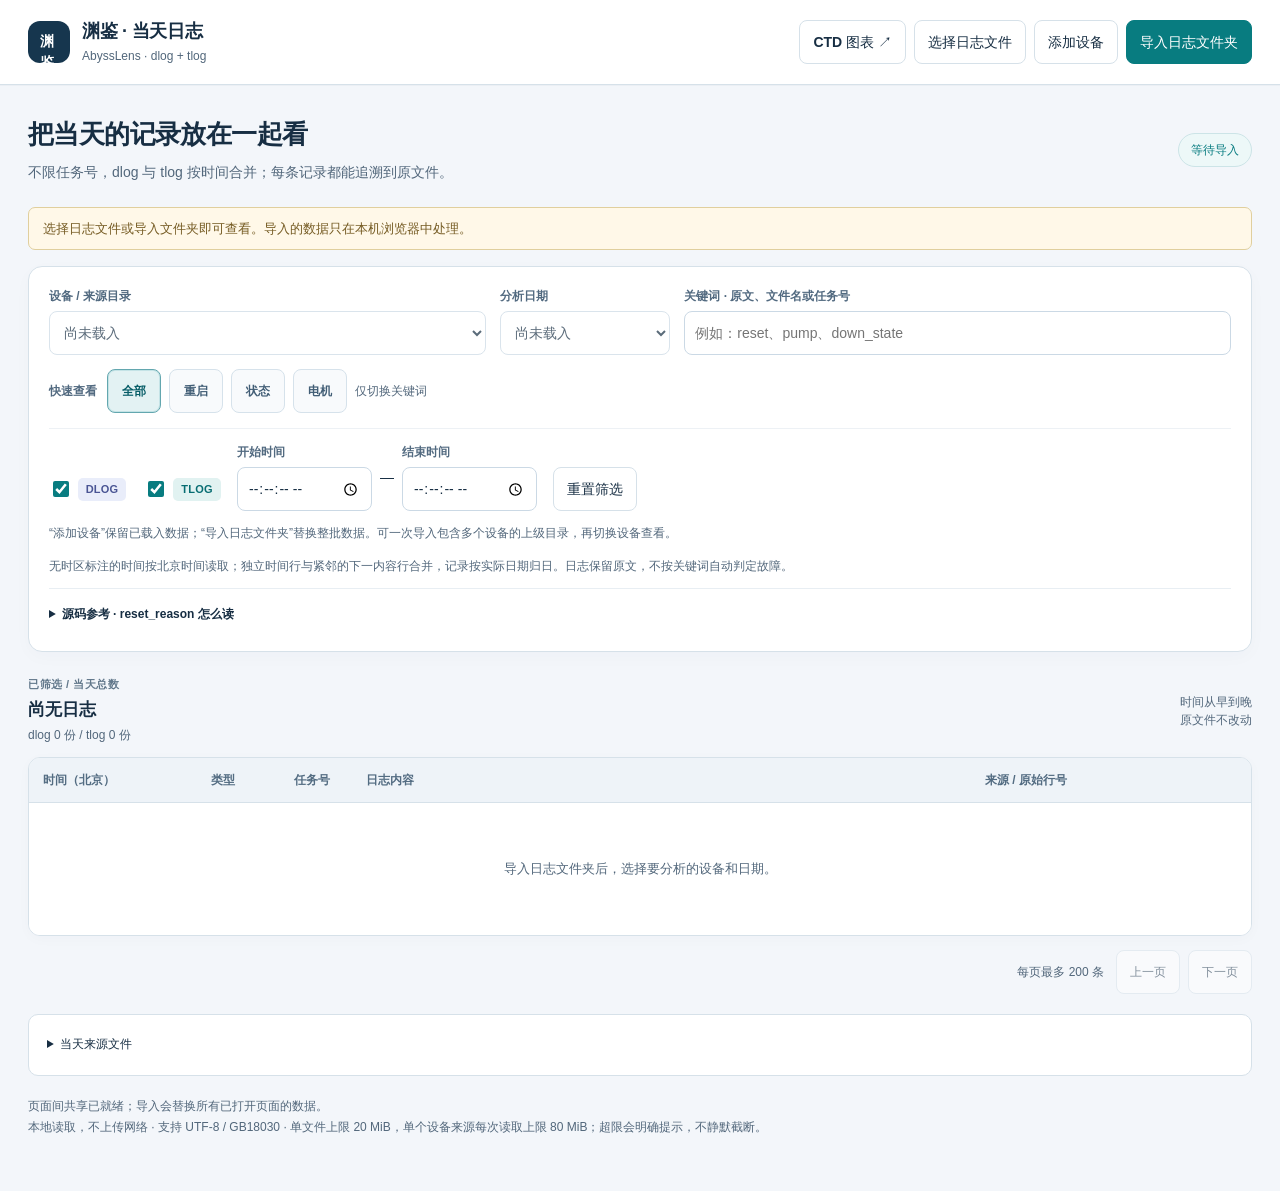
<file: ctd-logs.html>
<!doctype html>
<html lang="zh-CN">
<head>
  <meta charset="utf-8">
  <meta name="viewport" content="width=device-width,initial-scale=1">
  <title>渊鉴 AbyssLens · 当天日志</title>
  <link rel="icon" type="image/svg+xml" href="favicon.svg">
  <script>if (new URLSearchParams(location.search).get('embedded') === '1') document.documentElement.classList.add('log-embedded');</script>
  <style>
    :root{color-scheme:light;--ink:#172234;--muted:#647577;--line:#d7e2df;--teal:#087f7b}
    *{box-sizing:border-box}body{margin:0;background:#f4f7f6;color:var(--ink);font:14px/1.5 "Segoe UI","Microsoft YaHei",sans-serif}
    button,input,select{font:inherit}button,a,input,select{outline-offset:3px}button,a{touch-action:manipulation}button{cursor:pointer}
    .topbar{display:flex;align-items:center;justify-content:space-between;gap:18px;padding:18px 28px;background:#fff;border-bottom:1px solid var(--line)}
    .brand{display:flex;align-items:center;gap:12px}.brand-mark{background:var(--ink);color:#fff;border-radius:8px;font-weight:750;padding:8px 10px}.brand strong{display:block;font-size:18px}.brand small{color:var(--muted)}
    .actions{display:flex;align-items:center;gap:8px;flex-wrap:wrap}.button{display:inline-flex;align-items:center;justify-content:center;min-height:38px;padding:7px 13px;border:1px solid var(--line);border-radius:7px;background:#fff;color:var(--ink);text-decoration:none}.button:hover{background:#eff6f4}.primary{background:var(--teal);color:#fff;border-color:var(--teal)}.primary:hover{background:#096c69}.button:disabled{opacity:.45;cursor:default}
    main{max-width:1600px;margin:auto;padding:26px 28px 40px}.intro{display:flex;justify-content:space-between;gap:20px;margin-bottom:20px}h1{font-size:24px;letter-spacing:-.5px;margin:0 0 5px}.intro p{margin:0;color:var(--muted)}#loadStatus{font-size:12px;color:var(--teal);white-space:nowrap;padding-top:8px}
    .panel{background:#fff;border:1px solid var(--line);border-radius:10px;padding:18px;margin-bottom:16px}.filter-grid{display:grid;grid-template-columns:minmax(230px,1.2fr) 170px minmax(250px,1.5fr);gap:14px}.field label{display:block;color:var(--muted);font-size:12px;margin-bottom:6px}.field select,.field input{border:1px solid #cbdad6;border-radius:6px;padding:9px 10px;width:100%;height:40px;background:#fff;color:var(--ink);min-width:0}
    .filter-bottom{display:flex;align-items:end;gap:16px;flex-wrap:wrap;margin-top:15px}.times{display:flex;align-items:center;gap:8px}.times input{width:135px}.types{display:flex;align-items:center;gap:14px;min-height:40px}.types label{display:flex;align-items:center;gap:6px}.types input{accent-color:var(--teal);width:16px;height:16px}.badge{display:inline-block;border-radius:4px;font:bold 11px/1.8 "Segoe UI",sans-serif;padding:1px 7px;letter-spacing:.2px}.dlog{background:#e9e4f3;color:#654587}.tlog{background:#def1ed;color:#106e64}
    .hint{color:var(--muted);font-size:12px;margin:12px 0 0;overflow-wrap:anywhere}.notice{padding:11px 14px;border:1px solid #e0cf9d;background:#fff8e8;color:#765c24;border-radius:7px;margin-bottom:16px;font-size:13px;white-space:pre-line;overflow-wrap:anywhere}[hidden]{display:none!important}
    .summary{display:flex;align-items:center;gap:18px;justify-content:space-between;margin:19px 0 12px}.summary h2{font-size:16px;margin:0}.summary small{display:block;color:var(--muted);margin-top:3px}.legend-note{font-size:12px;color:var(--muted);text-align:right}
    .table-wrap{background:#fff;border:1px solid var(--line);border-radius:9px;overflow:hidden}table{border-collapse:collapse;table-layout:fixed;width:100%}th{background:#edf3f1;color:#566b69;font-weight:600;font-size:12px;text-align:left;padding:11px 14px;border-bottom:1px solid var(--line)}td{vertical-align:top;padding:12px 14px;border-bottom:1px solid #edf1f0;font-size:13px;overflow-wrap:anywhere}tbody tr:last-child td{border-bottom:0}tbody tr:hover{background:#f9fcfb}.col-time{width:168px}.col-kind{width:83px}.col-task{width:72px}.col-source{width:280px}.time{font-variant-numeric:tabular-nums;white-space:nowrap;font-size:12px}.message{font:13px/1.6 Consolas,"Microsoft YaHei",monospace;white-space:pre-wrap;overflow-wrap:anywhere}.source{color:var(--muted);font-size:11px}.source small{display:block;margin-top:4px;color:#587a73}.raw{margin-top:7px;font-size:11px;color:var(--muted)}.raw summary{cursor:pointer;width:max-content}.raw pre{white-space:pre-wrap;margin:5px 0;overflow-wrap:anywhere;color:#53676a}
    #emptyState{text-align:center;padding:54px 18px;background:#fff;color:var(--muted)}.pager{display:flex;gap:12px;align-items:center;justify-content:flex-end;margin:14px 0 20px;font-size:12px;color:var(--muted)}details.files{padding:14px 18px;background:#fff;border:1px solid var(--line);border-radius:8px;font-size:12px;color:var(--muted)}details.files summary{cursor:pointer;color:var(--ink)}#fileList{padding-left:20px;overflow-wrap:anywhere}#fileList li{margin:7px 0}.footer{color:var(--muted);font-size:11px;margin-top:20px}
    @media(max-width:1000px){.filter-grid{grid-template-columns:1fr 160px}.search-field{grid-column:1/-1}.col-source{width:200px}.col-time{width:150px}.topbar{align-items:flex-start}.actions{justify-content:flex-end}main{padding:20px}}
    @media(max-width:700px){.topbar{flex-direction:column;padding:16px}.actions{width:100%;justify-content:flex-start;gap:6px}.actions .button{padding:7px 10px;font-size:12px}main{padding:18px 14px}.intro{display:block}h1{font-size:22px}#loadStatus{white-space:normal}.filter-grid{grid-template-columns:1fr}.search-field{grid-column:auto}.panel{padding:14px}.filter-bottom{gap:12px}.types{width:100%}.times input{width:128px}.summary{align-items:flex-start}.legend-note{max-width:130px}.col-time,.col-kind,.col-task,.col-source{width:auto}table,tbody{display:block}thead{display:none}tbody tr{display:grid;grid-template-columns:90px 1fr;border-bottom:1px solid var(--line);padding:12px 14px}td{padding:3px 0;border:0}.time-cell{grid-column:1/-1;order:0}.kind-cell{order:1}.task-cell{order:2;font-size:12px;padding-top:5px}.message-cell{grid-column:1/-1;order:3;margin:6px 0}.source-cell{grid-column:1/-1;order:4}.pager{justify-content:space-between}.message{font-size:12px}}
  </style>
  <link rel="stylesheet" href="ctd-log-panel.css">
  <link rel="stylesheet" href="abysslens-ui.css">
  <link rel="stylesheet" href="abysslens-logs.css">
</head>
<body class="logs-page">
  <header class="topbar">
    <div class="brand"><span class="brand-mark">渊鉴</span><div><strong>渊鉴 · 当天日志</strong><small>AbyssLens · dlog + tlog</small></div></div>
    <div class="actions">
      <a class="button" href="ctd-plotter.html" target="_blank" rel="noopener">CTD 图表 ↗</a>
      <button class="button" id="localButton" type="button">扫描当前目录</button>
      <button class="button" id="openFiles" type="button">选择日志文件</button>
      <button class="button" id="addLogDevice" type="button">添加设备</button>
      <button class="button primary" id="openFolder" type="button">导入日志文件夹</button>
      <input id="fileInput" type="file" accept=".txt,.log,.dlog,.tlog" multiple hidden>
      <input id="folderInput" type="file" webkitdirectory directory multiple hidden>
      <input id="addLogDeviceInput" type="file" webkitdirectory directory multiple hidden>
    </div>
  </header>
  <main>
    <section class="intro"><div><h1>把当天的记录放在一起看</h1><p>不限任务号，dlog 与 tlog 按时间合并；每条记录都能追溯到原文件。</p></div><div id="loadStatus" role="status">等待导入</div></section>
    <div id="loadMessage" class="notice" role="status" hidden></div>
    <section class="panel" aria-label="日志筛选">
      <div class="filter-grid">
        <div class="field"><label for="scopeSelect">设备 / 来源目录</label><select id="scopeSelect" disabled><option>尚未载入</option></select></div>
        <div class="field"><label for="dateSelect">分析日期</label><select id="dateSelect" disabled><option>尚未载入</option></select></div>
        <div class="field search-field"><label for="searchInput">关键词 · 原文、文件名或任务号</label><input type="search" id="searchInput" placeholder="例如：reset、pump、down_state" autocomplete="off"></div>
      </div>
      <div class="quick-keywords" role="group" aria-label="常用关键词">
        <span class="quick-keywords-label">快速查看</span>
        <button class="keyword-button" type="button" data-log-query="" aria-pressed="true" title="清空关键词，保留日期、类型和时间筛选">全部</button>
        <button class="keyword-button" type="button" data-log-query="reset" aria-pressed="false" title="搜索 reset">重启</button>
        <button class="keyword-button" type="button" data-log-query="state" aria-pressed="false" title="搜索 state">状态</button>
        <button class="keyword-button" type="button" data-log-query="mot" aria-pressed="false" title="搜索 mot">电机</button>
        <span class="quick-keywords-note">仅切换关键词</span>
      </div>
      <div class="filter-bottom">
        <div class="types"><label><input id="showDlog" type="checkbox" checked><span class="badge dlog">DLOG</span></label><label><input id="showTlog" type="checkbox" checked><span class="badge tlog">TLOG</span></label></div>
        <div class="times"><div class="field"><label for="startTime">开始时间</label><input id="startTime" type="time" step="1"></div><span>—</span><div class="field"><label for="endTime">结束时间</label><input id="endTime" type="time" step="1"></div></div>
        <button class="button" id="resetFilters" type="button">重置筛选</button>
      </div>
      <p class="hint" id="scopeHint">“添加设备”保留已载入数据；“导入日志文件夹”替换整批数据。可一次导入包含多个设备的上级目录，再切换设备查看。</p>
      <p class="hint">无时区标注的时间按北京时间读取；独立时间行与紧邻的下一内容行合并，记录按实际日期归日。日志保留原文，不按关键词自动判定故障。</p>
      <details class="firmware-reference" style="font-size:12px;margin-top:12px;color:var(--muted)">
        <summary style="cursor:pointer;color:var(--ink)">源码参考 · reset_reason 怎么读</summary>
        <p>依据所给 GD470 v0408-2 源码：<code>reset_reason A-B</code> 中，A 是可叠加的复位标志，B 是重启前的工作状态。</p>
        <p>复位标志：1 电源、2 外部引脚、4 软件、8 独立看门狗、16 窗口看门狗、32 低功耗。多个标志按位组合，例如 3 = 1 + 2，表示电源位与引脚位同时置位。</p>
        <p>按这份源码，<code>3-5</code> 的前状态为二次下潜，<code>3-1</code> 的前状态为通信。历史 <code>3-1</code> 与当前源码的输出条件存在差异，需核对实际固件版本，不能仅凭该数字确定重启原因。</p>
        <p>该源码只在特定异常分支输出此记录，出现次数不等于全部重启次数。建议同时检查前后状态日志、<code>ERR_SYS_RESET_I</code> 及 CTD / MOT 对应时段。</p>
      </details>
    </section>
    <div class="summary"><div><span class="result-eyebrow">已筛选 / 当天总数</span><h2 id="resultCount" aria-live="polite" aria-atomic="true">尚无日志</h2><small id="sourceSummary">dlog 0 份 / tlog 0 份</small></div><span class="legend-note">时间从早到晚<br>原文件不改动</span></div>
    <div id="filterMessage" class="notice" hidden></div>
    <div class="table-wrap">
      <table aria-label="当天全部任务日志"><thead><tr><th class="col-time">时间（北京）</th><th class="col-kind">类型</th><th class="col-task">任务号</th><th>日志内容</th><th class="col-source">来源 / 原始行号</th></tr></thead><tbody id="logRows"></tbody></table>
      <div id="emptyState">导入日志文件夹后，选择要分析的设备和日期。</div>
    </div>
    <div class="pager"><span id="pageInfo">每页最多 200 条</span><div class="actions"><button id="prevPage" class="button" type="button" disabled>上一页</button><button id="nextPage" class="button" type="button" disabled>下一页</button></div></div>
    <details class="files"><summary id="fileListTitle">当天来源文件</summary><ul id="fileList"></ul></details>
    <p class="footer"><span id="workspaceStatus">正在准备页面间共享…</span><br>本地读取，不上传网络 · 支持 UTF-8 / GB18030 · 单文件上限 20 MiB，单个设备来源每次读取上限 80 MiB；超限会明确提示，不静默截断。</p>
  </main>
  <script src="ctd-data.js"></script><script src="ctd-logs.js"></script><script src="ctd-workspace.js"></script><script src="ctd-device-import.js"></script><script src="ctd-log-viewer.js"></script>
</body>
</html>
</file>
<file: ctd-log-panel.css>
/* CTD's log pane shares the existing daily viewer, not a second parsing implementation. */
.workspace.with-log-panel {
  grid-template-columns: 242px minmax(0, 1fr) clamp(360px, 34vw, 540px);
  height: calc(100dvh - var(--ctd-topbar-height, 72px));
  min-height: 0;
}
.with-log-panel > .main, .with-log-panel > .sidebar {
  min-width: 0;
  min-height: 0;
  height: 100%;
  overflow: auto;
  overscroll-behavior: contain;
}
.with-log-panel > .main { padding: 22px 20px 36px; }
.with-log-panel .folder-panel-head { display: block; }
.with-log-panel .folder-panel-head strong { display: block; margin-bottom: 4px; }
.with-log-panel .folder-panel-head span { display: block; text-align: left; }
.with-log-panel .summary-grid { grid-template-columns: repeat(2, minmax(0, 1fr)); }
.with-log-panel .page-head { flex-wrap: wrap; gap: 8px; }
.with-log-panel .page-head-right { max-width: 100%; text-align: left; }
.log-side-panel {
  min-width: 0;
  min-height: 0;
  display: flex;
  flex-direction: column;
  background: #fff;
  border-left: 1px solid #d8e0e2;
  overflow: hidden;
}
.log-side-panel[hidden] { display: none; }
.log-pane-head { display: flex; align-items: center; justify-content: space-between; gap: 8px; padding: 13px 12px; border-bottom: 1px solid #d8e0e2; }
.log-pane-head strong { display: block; font-size: 15px; }
.log-pane-head small { display: block; font-size: 10px; color: #687386; margin-top: 3px; }
.log-pane-actions { display: flex; gap: 4px; flex-shrink: 0; }
.log-pane-actions .button { display: inline-flex; align-items: center; padding: 0 8px; min-height: 30px; font-size: 11px; white-space: nowrap; text-decoration: none; }
#logPaneFrame { display: block; border: 0; width: 100%; flex: 1; height: 0; min-height: 0; background: #fff; }
#toggleLogPane[aria-expanded="true"] { color: #075e60; background: #e4f2ef; border-color: #a9c4c1; }
@media (min-width: 1500px) {
  .with-log-panel .summary-grid { grid-template-columns: repeat(4, minmax(0, 1fr)); }
}
@media (max-width: 1450px) {
  .with-log-panel .charts-grid { grid-template-columns: minmax(0, 1fr); }
  .with-log-panel .chart-card.wide { grid-column: auto; }
  .with-log-panel .facts-grid { grid-template-columns: repeat(2, minmax(0, 1fr)); }
}
@media (max-width: 1100px) {
  .workspace.with-log-panel { grid-template-columns: minmax(0, 1fr) minmax(330px, 42%); height: auto; }
  .with-log-panel > .sidebar { grid-column: 1 / -1; height: auto; max-height: 190px; border-bottom: 1px solid #d8e0e2; }
  .with-log-panel > .main, .with-log-panel > .log-side-panel { height: calc(100dvh - var(--ctd-topbar-height, 72px) - 190px); min-height: 460px; }
}
@media (max-width: 730px) {
  .workspace.with-log-panel { display: grid; grid-template-columns: minmax(0, 1fr); }
  .with-log-panel > .sidebar { grid-column: auto; max-height: 240px; }
  .with-log-panel > .main, .with-log-panel > .log-side-panel { height: 65dvh; min-height: 460px; }
  .log-side-panel { border-left: 0; border-top: 1px solid #d8e0e2; }
  .with-log-panel > .main { padding: 18px 14px 28px; }
}

/* Compact layout only inside the side pane. Standalone log pages stay unchanged. */
html.log-embedded body { background: #fff; }
.log-embedded .topbar, .log-embedded .intro, .log-embedded .legend-note { display: none; }
.log-embedded main { padding: 10px 12px 18px; }
.log-embedded .panel { padding: 10px; margin-bottom: 10px; border-radius: 7px; }
.log-embedded .filter-grid { grid-template-columns: minmax(0, 1fr) 133px; gap: 8px; }
.log-embedded .search-field { grid-column: 1 / -1; }
.log-embedded .field label { font-size: 11px; margin-bottom: 3px; }
.log-embedded .field select, .log-embedded .field input { height: 34px; padding: 6px 8px; font-size: 12px; }
.log-embedded .filter-bottom { gap: 8px; margin-top: 8px; align-items: center; }
.log-embedded .types { width: auto; min-height: 28px; gap: 10px; }
.log-embedded .times { order: 2; width: 100%; gap: 7px; }
.log-embedded .times .field { flex: 1; min-width: 0; }
.log-embedded .times input { width: 100%; }
.log-embedded #resetFilters { margin-left: auto; padding: 5px 8px; min-height: 28px; font-size: 11px; }
.log-embedded .hint { display: none; }
.log-embedded #scopeHint { display: block; font-size: 10px; margin-top: 8px; }
.log-embedded .summary { margin: 10px 0 8px; }
.log-embedded .summary h2 { font-size: 13px; }
.log-embedded .summary small { font-size: 11px; }
.log-embedded .notice { margin-bottom: 9px; padding: 8px; font-size: 11px; }
.log-embedded table, .log-embedded tbody { display: block; }
.log-embedded thead { display: none; }
.log-embedded tbody tr { display: grid; grid-template-columns: minmax(0, 1fr) auto auto; gap: 3px 8px; padding: 9px 10px; border-bottom: 1px solid #d8e0e2; }
.log-embedded td { padding: 0; border: 0; }
.log-embedded .time-cell { grid-column: 1; order: 0; font-size: 11px; }
.log-embedded .kind-cell { grid-column: 2; order: 0; }
.log-embedded .task-cell { grid-column: 3; order: 0; font-size: 11px; }
.log-embedded .message-cell { grid-column: 1 / -1; order: 1; margin: 3px 0; }
.log-embedded .message { font-size: 12px; }
.log-embedded .source-cell { grid-column: 1 / -1; order: 2; font-size: 10px; }
.log-embedded .source small { margin-top: 2px; }
.log-embedded .raw { margin-top: 4px; font-size: 10px; }
.log-embedded .pager { gap: 6px; margin: 10px 0; font-size: 10px; flex-wrap: wrap; }
.log-embedded .pager .button { min-height: 28px; padding: 4px 7px; font-size: 11px; }
.log-embedded details.files { padding: 9px; font-size: 11px; }
.log-embedded .footer { font-size: 10px; margin-top: 12px; }
</file>
<file: abysslens-ui.css>
/* Shared analytical workspace: readable controls, quiet surfaces, data first. */
:root {
  color-scheme: light;
  --ink: #172e43;
  --muted: #52677b;
  --line: #d6e1e9;
  --paper: #f1f5f9;
  --surface: #fff;
  --teal: #087c80;
  --teal-dark: #065c64;
  --teal-soft: #e6f4f3;
  --radius: 12px;
  --shadow: 0 3px 12px rgb(23 46 67 / 4%);
}
[hidden] { display: none !important; }
body { color: var(--ink); background: var(--paper); }
button, input, select, summary, a { -webkit-tap-highlight-color: transparent; }
button, input, select { font: inherit; }
:is(button, input, select, summary, a, [tabindex]):focus-visible {
  outline: 3px solid #167cbe;
  outline-offset: 3px;
}
.button { white-space: nowrap; font-weight: 550; min-height: 38px; border-radius: 8px; }
.button:active { transform: none; background: #e8f0f4; }
.button:disabled { cursor: default; opacity: .5; }
.button.primary { background: var(--teal); color: #fff; border-color: var(--teal); }
.button.primary:hover { background: var(--teal-dark); border-color: var(--teal-dark); }
.skip-link { position: fixed; left: 12px; top: -80px; z-index: 100; background: #fff; color: var(--ink); padding: 12px 20px; border: 2px solid #167cbe; border-radius: 8px; }
.skip-link:focus { top: 10px; }
.topbar { padding: 14px 24px; min-height: 76px; gap: 20px; box-shadow: 0 1px 0 rgb(23 46 67 / 3%); }
.brand { min-width: 222px; gap: 12px; }
.brand-mark { background: #12394b; color: #fff; width: 42px; height: 42px; border-radius: 11px; font-size: 14px; letter-spacing: 0; }
.brand strong { font-size: 18px; letter-spacing: -.4px; }
.brand small { font-size: 12px; color: var(--muted); margin-top: 5px; }
.analysis-page .topbar-actions { gap: 8px; }
.analysis-page .status-badge { font-size: 12px; padding: 5px 10px; margin: 0 4px 0 0; border-radius: 20px; background: #f0f5f7; }
.analysis-page .status-badge.ready { background: #e8f5f1; color: #126453; }
.analysis-page .workspace {
  grid-template-columns: 240px minmax(0, 1fr);
  height: calc(100dvh - var(--ctd-topbar-height, 76px));
  min-height: 0;
}
.analysis-page .workspace.with-log-panel { grid-template-columns: 240px minmax(0, 1fr) minmax(340px, var(--log-pane-width, 400px)); }
.analysis-page .workspace.sidebar-collapsed { grid-template-columns: minmax(0, 1fr); }
.analysis-page .workspace.sidebar-collapsed.with-log-panel { grid-template-columns: minmax(0, 1fr) minmax(340px, var(--log-pane-width, 400px)); }
.analysis-page .workspace > .main,
.analysis-page .workspace > .sidebar { height: 100%; min-height: 0; min-width: 0; overflow: auto; overscroll-behavior: contain; scrollbar-width: thin; scrollbar-color: #b5c5d0 transparent; }
.analysis-page .sidebar { background: var(--surface); padding: 22px 16px; }
.analysis-page .sidebar-head { display: flex; align-items: baseline; justify-content: space-between; gap: 8px; margin-bottom: 20px; }
.analysis-page .sidebar-heading { color: var(--ink); font-size: 14px; font-weight: 650; letter-spacing: 0; margin: 0; }
.sidebar-count { color: var(--muted); font-size: 12px; white-space: nowrap; }
.analysis-page .sidebar .side-section { margin: 0; padding: 0; border-color: var(--line); }
.analysis-page .sidebar .source-section { padding-bottom: 16px; }
.analysis-page .sidebar .folder-panel { border: 0; margin: 0; padding: 0; }
.analysis-page .sidebar .field { margin-top: 14px; min-width: 0; }
.analysis-page .sidebar .field:first-child { margin-top: 0; }
.analysis-page .sidebar .field label { color: var(--muted); font-size: 12px; margin-bottom: 6px; }
.analysis-page .sidebar .field select { min-height: 44px; max-width: 100%; padding: 8px 10px; font-size: 13px; border-radius: 8px; }
.analysis-page .sidebar .task-field-head { display: flex; align-items: baseline; justify-content: space-between; gap: 8px; margin-bottom: 6px; }
.analysis-page .sidebar .task-field-head label { margin: 0; }
.analysis-page .sidebar .task-context { color: var(--muted); font-size: 12px; font-weight: 400; font-variant-numeric: tabular-nums; margin: 0; }
.task-navigation { display: grid; grid-template-columns: 1fr auto 1fr; align-items: center; gap: 6px; margin-top: 8px; }
.analysis-page .sidebar .task-navigation .button { padding: 5px 6px; min-height: 44px; font-size: 12px; font-weight: 500; }
.task-navigation output { color: var(--muted); font-size: 12px; font-variant-numeric: tabular-nums; white-space: nowrap; }
.dataset-overview { display: grid; gap: 5px; min-width: 0; margin-bottom: 4px; }
.dataset-overview strong { color: var(--ink); font-size: 13px; font-weight: 550; overflow: hidden; text-overflow: ellipsis; white-space: nowrap; }
.dataset-overview span { color: var(--muted); font-size: 12px; }
.analysis-page .sidebar .dropzone { display: flex; align-items: center; justify-content: space-between; gap: 8px; min-height: 44px; margin-top: 16px; padding: 8px 10px; border: 1px solid var(--line); border-radius: 8px; background: var(--surface); text-align: left; }
.analysis-page .sidebar .dropzone strong { color: var(--muted); font-size: 12px; font-weight: 500; margin: 0; }
.analysis-page .sidebar .dropzone span { color: var(--muted); font-size: 12px; white-space: nowrap; }
.analysis-page .sidebar .dropzone:hover,
.analysis-page .sidebar .dropzone.dragover { background: var(--teal-soft); border-color: var(--teal); }
.analysis-page .sidebar .dropzone:hover strong,
.analysis-page .sidebar .dropzone.dragover strong { color: var(--teal-dark); }
.analysis-page .sidebar .sidebar-disclosure > summary { display: flex; align-items: center; gap: 8px; min-height: 48px; margin: 0; padding: 0; color: var(--ink); font-size: 13px; font-weight: 550; cursor: pointer; list-style: none; }
.analysis-page .sidebar .sidebar-disclosure > summary::-webkit-details-marker { display: none; }
.analysis-page .sidebar .sidebar-disclosure > summary::after { content: ''; display: block; flex-shrink: 0; width: 6px; height: 6px; margin-left: auto; margin-right: 3px; border-right: 1.5px solid var(--muted); border-bottom: 1.5px solid var(--muted); transform: rotate(-45deg); transition: transform .16s ease; }
.analysis-page .sidebar .sidebar-disclosure[open] > summary::after { transform: rotate(45deg); }
.analysis-page .sidebar .sidebar-disclosure > summary:hover { color: var(--teal-dark); }
.disclosure-content { min-width: 0; padding: 2px 0 16px; }
.analysis-page .sidebar .toggle-row { min-height: 44px; margin: 0; gap: 9px; font-size: 13px; line-height: 1.6; cursor: pointer; }
.analysis-page .sidebar .toggle-row input { width: 17px; height: 17px; flex-shrink: 0; }
.analysis-page .sidebar .file-meta,
.analysis-page .sidebar .library-meta,
.analysis-page .sidebar .import-help { color: var(--muted); font-size: 12px; line-height: 1.75; overflow-wrap: anywhere; margin: 8px 0; }
.analysis-page .sidebar .library-meta { margin-top: 0; }
.analysis-page .sidebar .file-meta details > summary { min-height: 44px; color: #984a20; font-size: 12px; }
.source-read-status { color: #984a20; font-size: 12px; font-weight: 500; }
.source-actions { display: flex; flex-direction: column; align-items: stretch; gap: 4px; border-top: 1px solid var(--line); margin-top: 14px; padding-top: 8px; }
.analysis-page .sidebar .source-actions .button { min-height: 44px; padding: 6px 8px; text-align: left; font-size: 12px; font-weight: 500; }
.analysis-page .sidebar .folder-clear { margin: 0; color: var(--muted); }
.analysis-page .workspace > .main { padding: 24px 24px 40px; }
.analysis-page .page-head { align-items: flex-start; margin-bottom: 20px; gap: 10px; flex-wrap: wrap; }
.analysis-page .page-head h1 { font-size: 25px; font-weight: 750; letter-spacing: -.6px; }
.analysis-page .page-head p { color: var(--muted); font-size: 13px; line-height: 1.7; margin-top: 5px; }
.analysis-page .page-head-right { font-size: 12px; text-align: left; width: 100%; overflow-wrap: anywhere; }
.analysis-page .view-tabs { position: sticky; top: -24px; z-index: 5; display: grid; grid-template-columns: repeat(4, 1fr); gap: 4px; background: #e7eef4; border: 1px solid #dce5ed; border-radius: 10px; padding: 4px; margin-bottom: 20px; }
.analysis-page .tab { font-size: 13px; border: 0; border-radius: 7px; margin: 0; padding: 10px 5px; white-space: nowrap; min-height: 40px; }
.analysis-page .tab:hover { background: #f4f8fb; }
.analysis-page .tab.active { background: #fff; color: #075d68; box-shadow: 0 1px 4px rgb(23 46 67 / 9%); }
.analysis-page .summary-grid,
.analysis-page .with-log-panel .summary-grid { grid-template-columns: repeat(4, minmax(0, 1fr)); gap: 10px; margin-bottom: 20px; }
.analysis-page .summary-item { border-radius: 10px; padding: 13px 12px; min-height: 86px; box-shadow: var(--shadow); }
.analysis-page .summary-item span { font-size: 12px; margin-bottom: 7px; }
.analysis-page .summary-item strong { font-size: 20px; font-weight: 700; letter-spacing: -.3px; font-variant-numeric: tabular-nums; }
.analysis-page .summary-item em { font-size: 12px; margin-top: 4px; }
.analysis-page .charts-grid { gap: 16px; }
.analysis-page .chart-card { border-radius: 12px; padding: 18px 18px 14px; box-shadow: var(--shadow); }
.analysis-page .chart-card h2 { font-size: 15px; font-weight: 700; }
.analysis-page .chart-card .chart-subtitle { font-size: 12px; line-height: 1.6; margin-top: 4px; }
.analysis-page .chart-stat { font-size: 12px; padding-top: 2px; }
.analysis-page .canvas-wrap { height: 306px; margin-top: 14px; }
.analysis-page .chart-legend { font-size: 12px; line-height: 1.7; flex-wrap: wrap; margin-top: 8px; }
.analysis-page .chart-method { color: var(--muted); font-size: 12px; line-height: 1.8; }
.analysis-page .chart-tooltip { font-size: 12px; line-height: 1.65; max-width: min(280px, calc(100% - 12px)); white-space: pre-line; box-shadow: 0 4px 16px rgb(23 46 67 / 16%); }
.analysis-page .diagnostic-panel,
.analysis-page .data-panel { background: #fff; border-radius: 12px; box-shadow: var(--shadow); margin-top: 18px; padding: 18px; }
.analysis-page .diagnostic-head { margin-bottom: 10px; }
.analysis-page .diagnostic-head h2,
.analysis-page .data-panel-head h2 { font-size: 15px; }
.analysis-page .diagnostic-head > span { font-size: 12px; color: var(--teal-dark); background: #edf6f6; padding: 3px 8px; border-radius: 5px; }
.analysis-page .source-note { font-size: 12px; line-height: 1.8; overflow-wrap: anywhere; }
.analysis-page .facts-grid { gap: 10px; margin: 12px 0; }
.analysis-page .fact { border: 0; background: #f3f7fa; border-radius: 8px; padding: 12px; }
.analysis-page .fact dt { font-size: 12px; color: var(--muted); }
.analysis-page .fact dd { font-size: 14px; color: var(--ink); margin: 6px 0 0; font-variant-numeric: tabular-nums; }
.analysis-page .fact dd small { font-size: 12px; line-height: 1.65; margin-top: 6px; }
.analysis-page .fact.alert { background: #fff3e9; }
.analysis-page details > summary { cursor: pointer; min-height: 36px; align-content: center; font-size: 13px; }
.analysis-page .table-scroll { max-height: 400px; }
.analysis-page th { font-size: 12px; background: #f1f5f9; padding: 10px 12px; }
.analysis-page td { font-size: 12px; padding: 10px 12px; }
.analysis-page tbody tr:hover { background: #f1f8fa; }
.analysis-page .footer-note { font-size: 12px; line-height: 1.8; padding-top: 10px; }
.analysis-page .log-side-panel { background: #fff; border-color: var(--line); }
.analysis-page .log-pane-head { padding: 17px 16px 13px; gap: 10px; }
.analysis-page .log-pane-head strong { font-size: 16px; }
.analysis-page .log-pane-head small { font-size: 12px; color: var(--muted); line-height: 1.5; margin-top: 5px; }
.analysis-page .log-pane-actions { gap: 5px; }
.analysis-page .log-pane-actions .button { font-size: 12px; min-height: 34px; padding: 5px 8px; }
.log-width-control { display: flex; align-items: center; gap: 10px; padding: 9px 16px; background: #f8fafc; border-bottom: 1px solid var(--line); color: var(--muted); font-size: 12px; }
.log-width-control input { flex: 1; min-width: 70px; height: 24px; accent-color: var(--teal); cursor: pointer; }
.log-width-control output { min-width: 42px; text-align: right; font-variant-numeric: tabular-nums; }
.log-width-control .button { padding: 2px 6px; min-height: 28px; font-size: 12px; }
#toggleSettings[aria-expanded="true"] { color: var(--teal-dark); background: #edf6f6; border-color: #afcdce; }
@media (min-width: 1500px) { .analysis-page .with-log-panel .charts-grid { grid-template-columns: repeat(2, minmax(0, 1fr)); } }
@media (max-width: 1499px) { .analysis-page .with-log-panel .charts-grid { grid-template-columns: minmax(0, 1fr); } }
@media (max-width: 1280px) {
  .analysis-page .workspace { grid-template-columns: 218px minmax(0, 1fr); }
  .analysis-page .workspace.with-log-panel { grid-template-columns: 218px minmax(0, 1fr) minmax(340px, min(var(--log-pane-width, 400px), 36vw)); }
  .analysis-page .workspace > .main { padding: 20px 18px 36px; }
  .analysis-page .summary-grid, .analysis-page .with-log-panel .summary-grid { grid-template-columns: repeat(2, minmax(0, 1fr)); }
  .analysis-page .view-tabs { top: -20px; }
  .analysis-page .log-pane-head { flex-wrap: wrap; }
}
@media (min-width: 901px) and (max-width: 1100px) {
  .analysis-page .workspace:not(.sidebar-collapsed) { grid-template-columns: minmax(0, 1fr); height: auto; }
  .analysis-page .workspace:not(.sidebar-collapsed).with-log-panel { grid-template-columns: minmax(0, 1fr) minmax(340px, min(var(--log-pane-width, 400px), 40vw)); }
  .analysis-page .workspace:not(.sidebar-collapsed) > .sidebar { grid-column: 1 / -1; height: auto; max-height: 300px; }
  .analysis-page .workspace:not(.sidebar-collapsed) > .main, .analysis-page .workspace:not(.sidebar-collapsed) > .log-side-panel { height: 75dvh; min-height: 460px; }
  .analysis-page .workspace.sidebar-collapsed.with-log-panel { grid-template-columns: minmax(0, 1fr) minmax(340px, min(var(--log-pane-width, 400px), 40vw)); }
}
@media (max-width: 900px) {
  .analysis-page .topbar { padding: 13px 16px; gap: 12px; align-items: flex-start; flex-wrap: wrap; }
  .analysis-page .brand { min-width: 0; }
  .analysis-page .topbar-actions { width: 100%; justify-content: flex-start; gap: 7px; }
  .analysis-page .workspace, .analysis-page .workspace.with-log-panel, .analysis-page .workspace.sidebar-collapsed, .analysis-page .workspace.sidebar-collapsed.with-log-panel { display: flex; flex-direction: column; height: auto; }
  .analysis-page .workspace > .sidebar { height: auto; max-height: none; overflow: visible; padding: 18px; border-right: 0; border-bottom: 1px solid var(--line); }
  .analysis-page .sidebar .side-section { display: block; width: auto; margin-right: 0; }
  .analysis-page .workspace > .main { height: auto; min-height: 0; overflow: visible; padding: 20px 16px 28px; }
  .analysis-page .workspace > .log-side-panel { height: 76dvh; min-height: 480px; border-top: 1px solid var(--line); border-left: 0; }
  .analysis-page .log-pane-head { flex-wrap: nowrap; }
  .log-width-control { display: none; }
  .analysis-page .view-tabs { position: static; }
  .analysis-page .charts-grid { grid-template-columns: minmax(0, 1fr); }
  .analysis-page .summary-grid, .analysis-page .with-log-panel .summary-grid { grid-template-columns: repeat(2, minmax(0, 1fr)); }
  .analysis-page .facts-grid { grid-template-columns: repeat(2, minmax(0, 1fr)); }
}
@media (max-width: 480px) {
  .analysis-page .status-badge { width: auto; padding: 4px 8px; font-size: 12px; }
  .analysis-page .topbar-actions .button { padding: 6px 10px; min-height: 40px; font-size: 12px; }
  .analysis-page .topbar-actions .primary { flex-grow: 1; }
  .analysis-page .brand strong { font-size: 17px; }
  .analysis-page .page-head h1 { font-size: 22px; }
  .analysis-page .tab { font-size: 12px; padding: 10px 3px; }
  .analysis-page .chart-card { padding: 14px 12px 12px; }
  .analysis-page .chart-card-head { flex-wrap: wrap; gap: 5px; }
  .analysis-page .chart-stat { text-align: left; }
  .analysis-page .canvas-wrap { height: 278px; }
  .analysis-page .summary-item strong { font-size: 19px; }
  .analysis-page .diagnostic-panel, .analysis-page .data-panel { padding: 14px 12px; }
  .analysis-page .toast { left: 16px; right: 16px; bottom: 16px; font-size: 12px; white-space: normal; }
}
@media (prefers-reduced-motion: reduce) { *, *::before, *::after { scroll-behavior: auto !important; transition-duration: .01ms !important; animation-duration: .01ms !important; animation-iteration-count: 1 !important; } }
</file>
<file: ctd-chart-tools.css>
/* Local analysis controls stay beside the plot they affect. */
.analysis-page .chart-tools {
  display: flex;
  align-items: center;
  justify-content: space-between;
  flex-wrap: wrap;
  gap: 8px 12px;
  margin-top: 14px;
  padding-top: 12px;
  border-top: 1px solid var(--line, #d6e1e9);
}
.chart-tool-modes,
.chart-tool-actions {
  display: flex;
  align-items: center;
  flex-wrap: wrap;
  gap: 6px;
  min-width: 0;
}
.analysis-page .chart-tools .button {
  display: inline-flex;
  align-items: center;
  justify-content: center;
  min-height: 36px;
  padding: 6px 10px;
  border: 1px solid var(--line, #d6e1e9);
  border-radius: 7px;
  background: #fff;
  color: var(--muted, #52677b);
  font-size: 12px;
  line-height: 1.4;
  font-weight: 600;
  transition: background-color 120ms ease, border-color 120ms ease;
}
.analysis-page .chart-tools .button:hover:not(:disabled) {
  background: #f1f7f9;
  border-color: #8aafb9;
  color: var(--ink, #172e43);
}
.analysis-page .chart-tools .chart-tool-mode[aria-pressed="true"] {
  border-color: #68a8ad;
  background: var(--teal-soft, #e6f4f3);
  color: var(--teal-dark, #065c64);
  box-shadow: inset 0 0 0 1px #c8e5e5;
}
.analysis-page .chart-tools .chart-tool-icon {
  min-width: 36px;
  padding-inline: 9px;
  color: var(--ink, #172e43);
}
.analysis-page .chart-tools .chart-tool-icon[data-action="zoom-in"],
.analysis-page .chart-tools .chart-tool-icon[data-action="zoom-out"] {
  font-size: 18px;
  font-weight: 500;
}
.analysis-page .chart-tools .button:disabled {
  opacity: .45;
  cursor: default;
}
.analysis-page .chart-viewport-status {
  margin: 8px 0 0;
  color: var(--muted, #52677b);
  font-size: 12px;
  line-height: 1.7;
  font-variant-numeric: tabular-nums;
  overflow-wrap: anywhere;
}
.analysis-page .chart-viewport-status.is-zoomed {
  color: var(--teal-dark, #065c64);
  font-weight: 600;
}
.analysis-page .chart-card.is-zoomed .chart-stat:not(:empty)::before {
  content: '全任务 ';
  font-weight: 400;
}
.analysis-page .chart-tools + .chart-viewport-status + .canvas-wrap {
  margin-top: 8px;
}
.chart-selection {
  position: absolute;
  z-index: 2;
  box-sizing: border-box;
  border: 2px solid var(--teal, #087c80);
  background: rgb(8 124 128 / 12%);
  pointer-events: none;
}
.canvas-wrap canvas[data-interaction] {
  user-select: none;
  -webkit-user-select: none;
}
.canvas-wrap canvas[data-interaction="inspect"] {
  cursor: default;
  touch-action: auto;
}
.canvas-wrap canvas[data-interaction="select"] {
  cursor: crosshair;
  touch-action: none;
}
.canvas-wrap canvas[data-interaction="pan"] {
  cursor: grab;
  touch-action: none;
}
.canvas-wrap canvas[data-interaction="pan"].is-dragging {
  cursor: grabbing;
}
.analysis-page .chart-tools .button:focus-visible,
.canvas-wrap canvas[data-interaction]:focus-visible {
  outline: 3px solid #167cbe;
  outline-offset: 3px;
}
@media (max-width: 600px), (pointer: coarse) {
  .analysis-page .chart-tools {
    gap: 8px;
    margin-top: 12px;
    padding-top: 10px;
  }
  .analysis-page .chart-tools .button {
    min-height: 44px;
    padding: 8px 10px;
  }
  .analysis-page .chart-tools .chart-tool-icon {
    min-width: 44px;
  }
  .analysis-page .chart-viewport-status {
    line-height: 1.65;
  }
}
@media (prefers-reduced-motion: reduce) {
  .analysis-page .chart-tools .button { transition: none; }
}
</file>
<file: ctd-motor.css>
.analysis-page .motor-facts { margin: 12px 0 16px; }
.motor-focus-toolbar { display:flex; align-items:center; justify-content:space-between; gap:12px; flex-wrap:wrap; border-top:1px solid var(--line); padding-top:14px; }
.motor-phase-controls { display:flex; flex-wrap:wrap; gap:6px; }
.analysis-page .motor-phase-controls .button { min-height:44px; font-size:12px; padding:8px 12px; }
.motor-phase-controls .button[aria-pressed="true"] { background:var(--teal-soft); color:var(--teal-dark); border-color:var(--teal); }
.motor-phase-controls .button[style]::before { content:''; display:inline-block; width:7px; height:7px; margin-right:6px; border-radius:2px; background:var(--stage-color); }
.motor-reference-toggle { display:flex; align-items:center; gap:8px; min-height:44px; color:var(--muted); font-size:12px; cursor:pointer; }
.motor-reference-toggle input { width:17px; height:17px; accent-color:var(--teal); }
.motor-readout { grid-column:1 / -1; position:sticky; top:38px; z-index:3; margin:0; padding:14px 16px; border:1px solid var(--line); border-radius:8px; background:#f6f9fb; font-size:12px; color:var(--muted); height:130px; box-shadow:0 3px 8px rgb(23 34 52 / 4%); }
.motor-readout p { margin:0; line-height:1.7; }
.motor-readout-time { color:var(--ink); font-weight:600; margin-bottom:12px; font-variant-numeric:tabular-nums; }
.motor-readout-values { display:grid; grid-template-columns:repeat(3,minmax(0,1fr)); gap:12px; }
.motor-reading { display:flex; flex-direction:column; gap:4px; min-width:0; }
.motor-reading strong { font-weight:600; color:var(--ink); font-size:15px; font-variant-numeric:tabular-nums; }
.motor-reading small { font-size:11px; line-height:1.6; overflow-wrap:anywhere; }
.motor-readout .motor-readout-note { margin-top:12px; border-top:1px solid var(--line); padding-top:9px; }
.motor-phase-controls button:focus-visible { outline:3px solid #167cbe; outline-offset:2px; }
.chart-time-cursor { position:absolute; z-index:1; width:0; border-left:1px dashed #174a60; pointer-events:none; }
.chart-time-cursor::before { content:''; position:absolute; top:0; left:-3px; width:5px; height:5px; border-radius:50%; background:#174a60; }
.chart-time-cursor[hidden] { display:none; }
@media(max-width:760px) {
  .motor-readout-values { grid-template-columns:repeat(3,minmax(0,1fr)); gap:9px; }
  .motor-readout { position:static; padding:12px; height:190px; }
  .motor-reading { font-size:11px; }
  .motor-reading strong { font-size:13px; }
  .motor-reading small { font-size:12px; }
  .motor-focus-toolbar { gap:6px; }
}
</file>
<file: ctd-replay.css>
/* Measured depth replay: a schematic water column with explicit data readouts. */
.analysis-page .view-tabs { grid-template-columns: repeat(5, minmax(0, 1fr)); }
.analysis-page .replay-panel {
  grid-column: 1 / -1;
  min-width: 0;
  padding: 20px;
  border: 1px solid var(--line, #d6e1e9);
  border-radius: 12px;
  background: #fff;
  box-shadow: var(--shadow, 0 3px 12px rgb(23 46 67 / 4%));
  container-type: inline-size;
}
.replay-heading { display: flex; align-items: flex-start; justify-content: space-between; flex-wrap: wrap; gap: 10px 16px; margin-bottom: 18px; }
.replay-heading h2 { margin: 0; color: var(--ink, #172e43); font-size: 17px; line-height: 1.5; }
.replay-heading p { margin: 5px 0 0; color: var(--muted, #52677b); font-size: 12px; line-height: 1.7; }
.replay-badge { display: inline-flex; align-items: center; padding: 5px 9px; border: 1px solid #c8e1e2; border-radius: 6px; color: #075d68; background: #edf7f6; font-size: 12px; line-height: 1.5; white-space: nowrap; }
.replay-badge[data-estimated="true"] { color: #78551b; border-color: #e7d8b4; background: #fff8e8; }
.replay-layout { display: flex; flex-wrap: wrap; align-items: stretch; gap: 18px; }
.replay-scene { flex: 1 1 360px; position: relative; min-width: 0; overflow: hidden; border: 1px solid #d4e4ec; border-radius: 10px; background: #f0f7fb; }
.replay-water-svg { display: block; width: 100%; height: auto; max-height: 440px; color: #17506b; }
.replay-readouts { flex: 1 1 220px; min-width: 0; padding: 2px 0; }
.replay-primary { padding-bottom: 15px; border-bottom: 1px solid #e2eaf0; }
.replay-primary > span, .replay-primary > label { display: block; color: var(--muted, #52677b); font-size: 12px; line-height: 1.6; }
.replay-primary strong { display: inline-block; margin-top: 4px; color: var(--ink, #172e43); font-size: 38px; font-weight: 750; letter-spacing: -1px; line-height: 1.2; font-variant-numeric: tabular-nums; }
.replay-primary em { margin-left: 6px; color: var(--muted, #52677b); font-size: 14px; font-style: normal; }
.replay-primary small { display: block; margin-top: 7px; color: var(--muted, #52677b); font-size: 12px; line-height: 1.6; }
.replay-facts { display: grid; gap: 12px; margin: 16px 0 0; }
.replay-facts dl { margin: 0; }
.replay-facts dt { margin: 0; color: var(--muted, #52677b); font-size: 12px; line-height: 1.6; }
.replay-facts dd { margin: 3px 0 0; color: var(--ink, #172e43); font-size: 16px; font-weight: 650; line-height: 1.55; font-variant-numeric: tabular-nums; overflow-wrap: anywhere; }
.replay-facts dd small { display: block; color: var(--muted, #52677b); font-size: 12px; font-weight: 400; }
.replay-facts > [hidden] { display: none; }
.replay-facts .replay-estimate { color: #78551b; font-size: 13px; }
.replay-motion { display: inline-flex; align-items: center; gap: 6px; max-width: 100%; padding: 5px 8px; border: 1px solid #d9e3e9; border-radius: 6px; color: #536a79; background: #f2f6f8; font-size: 13px; line-height: 1.6; }
.replay-motion[data-movement="down"] { color: #1f5c94; background: #eaf3fb; border-color: #cadfee; }
.replay-motion[data-movement="up"] { color: #92501e; background: #fff3e9; border-color: #efd8c2; }
.replay-motion[data-movement="still"] { color: #176664; background: #eaf5f2; border-color: #cde4dd; }
.replay-phase { display: inline-block; padding: 4px 8px; border-radius: 5px; color: var(--replay-phase-color, #536a79); background: #f1f5f8; font-size: 13px; line-height: 1.5; }
.replay-panel [data-phase="descent1"] { --replay-phase-color: #2563a6; }
.replay-panel [data-phase="descent2"] { --replay-phase-color: #8055aa; }
.replay-panel [data-phase="ascent"] { --replay-phase-color: #a65b1a; }
.replay-panel [data-phase="drift"] { --replay-phase-color: #687b85; }
.replay-panel [data-phase="unknown"], .replay-panel [data-phase="transition"] { --replay-phase-color: #667782; }
.replay-gap { margin: 14px 0 0; padding: 10px 12px; border: 1px solid #e7d8b4; border-radius: 7px; color: #78551b; background: #fff8e8; font-size: 12px; line-height: 1.7; }
.replay-timing { display: flex; align-items: baseline; justify-content: space-between; flex-wrap: wrap; gap: 6px 14px; margin-top: 18px; color: var(--muted, #52677b); font-size: 12px; line-height: 1.7; font-variant-numeric: tabular-nums; }
.replay-timing strong, .replay-timing time { color: var(--ink, #172e43); font-weight: 650; }
.replay-controls { display: flex; align-items: center; flex-wrap: wrap; gap: 8px; margin-top: 16px; }
.replay-transport { padding-bottom: 18px; margin-bottom: 18px; border-bottom: 1px solid #e3ebf0; }
.replay-transport .replay-timing { margin-top: 0; }
.replay-transport .replay-controls { margin-top: 10px; }
.replay-smoothing { display: flex; align-items: center; gap: 8px; width: fit-content; max-width: 100%; min-height: 44px; margin-top: 5px; color: var(--muted, #52677b); font-size: 12px; cursor: pointer; }
.replay-smoothing input { width: 17px; height: 17px; margin: 0; accent-color: var(--teal, #087c80); cursor: pointer; }
.replay-seek-label { display: block; margin-top: 10px; color: var(--muted, #52677b); font-size: 12px; line-height: 1.6; }
.analysis-page .replay-controls .button { min-height: 40px; padding: 7px 12px; font-size: 13px; }
.replay-speed { display: inline-flex; align-items: center; flex-wrap: wrap; gap: 7px; margin-left: auto; color: var(--muted, #52677b); font-size: 12px; }
.replay-speed select { min-height: 40px; min-width: 90px; padding: 7px 10px; border: 1px solid var(--line, #d6e1e9); border-radius: 7px; color: var(--ink, #172e43); background: #fff; font-size: 13px; }
.replay-seek { display: block; width: 100%; height: 44px; min-width: 0; margin: 5px 0 0; accent-color: var(--teal, #087c80); cursor: pointer; touch-action: pan-y; }
.replay-seek:disabled { opacity: .5; cursor: default; }
.replay-range-labels { display: flex; justify-content: space-between; gap: 14px; color: var(--muted, #52677b); font-size: 12px; line-height: 1.6; font-variant-numeric: tabular-nums; }
.replay-range-labels > :last-child { text-align: right; }
.replay-overview { display: block; width: 100%; height: 86px; margin-top: 10px; overflow: hidden; border-radius: 7px; background: #f4f8fb; }
.replay-legend { display: flex; align-items: center; flex-wrap: wrap; gap: 6px 16px; margin-top: 9px; color: var(--muted, #52677b); font-size: 12px; line-height: 1.7; }
.replay-legend > span { display: inline-flex; align-items: center; gap: 5px; }
.replay-legend-measured::before, .replay-legend-estimated::before { content: ''; width: 22px; border-top: 2px solid #267ca3; }
.replay-legend-estimated::before { border-color: #94651d; border-top-style: dashed; }
.replay-note { margin: 16px 0 0; padding-top: 12px; border-top: 1px solid #e3ebf0; color: var(--muted, #52677b); font-size: 12px; line-height: 1.8; overflow-wrap: anywhere; }
.replay-empty { padding: 48px 20px; color: var(--muted, #52677b); text-align: center; font-size: 13px; line-height: 1.9; }
.replay-empty strong { display: block; margin-bottom: 7px; color: var(--ink, #172e43); font-size: 16px; }
.replay-grid { fill: none; stroke: #d2e3ec; stroke-width: 1; vector-effect: non-scaling-stroke; }
.replay-axis-text { fill: #536e80; font: 15px "Segoe UI", "Microsoft YaHei", sans-serif; font-variant-numeric: tabular-nums; }
.replay-surface { fill: none; stroke: #6da8bf; stroke-width: 2; vector-effect: non-scaling-stroke; }
.replay-guide { fill: none; stroke: #6a95aa; stroke-width: 1; stroke-dasharray: 5 5; vector-effect: non-scaling-stroke; }
.replay-float-body { fill: #edf5f9; stroke: #20485d; stroke-width: 2; vector-effect: non-scaling-stroke; }
.replay-float-cap { fill: #dda24a; stroke: #7e5c27; stroke-width: 1.5; vector-effect: non-scaling-stroke; }
.replay-arrow { fill: none; stroke: currentColor; stroke-width: 3; stroke-linecap: round; stroke-linejoin: round; vector-effect: non-scaling-stroke; }
.replay-trace { fill: none; stroke: var(--replay-phase-color, #267ca3); stroke-width: 2; stroke-linecap: round; stroke-linejoin: round; vector-effect: non-scaling-stroke; }
.replay-estimated-trace { fill: none; stroke: #94651d; stroke-width: 2; stroke-dasharray: 5 5; vector-effect: non-scaling-stroke; }
.replay-cursor { fill: none; stroke: #087c80; stroke-width: 1.5; vector-effect: non-scaling-stroke; }
.replay-stage-fill { fill: var(--replay-phase-color, #71838d); fill-opacity: .13; stroke: none; }
.replay-scene.is-gap .replay-float-body { fill: #f6fafc; stroke-dasharray: 5 3; }
.replay-scene.is-gap .replay-guide { stroke-dasharray: 2 5; }
.replay-scene.is-gap .replay-arrow { visibility: hidden; }
.replay-scene.is-estimated .replay-float-body { stroke: #94651d; stroke-dasharray: 5 3; }
.replay-scene.is-estimated .replay-guide { stroke: #94651d; }
.replay-scene.is-estimated .replay-arrow { stroke-dasharray: 5 4; }
.replay-panel :is(button, input, select, [tabindex]):focus-visible { outline: 3px solid #167cbe; outline-offset: 3px; }
@container (min-width: 700px) { .replay-readouts { flex: 0 0 245px; } }
@container (max-width: 699px) {
  .replay-layout { display: block; }
  .replay-readouts { margin-top: 18px; }
  .replay-primary { padding-bottom: 12px; }
  .replay-facts { grid-template-columns: repeat(2, minmax(0, 1fr)); gap: 12px 16px; }
}
@container (max-width: 440px) {
  .replay-axis-text { font-size: 24px; }
  .replay-heading { margin-bottom: 13px; }
  .replay-primary strong { font-size: 34px; }
  .replay-speed { margin-left: 0; }
}
@media (max-width: 600px), (pointer: coarse) {
  .analysis-page .replay-controls .button, .replay-speed select { min-height: 44px; }
  .analysis-page .replay-panel { padding: 16px 12px; }
  .replay-heading h2 { font-size: 16px; }
  .replay-timing { margin-top: 14px; }
}
@media (max-width: 480px) {
  .analysis-page .view-tabs { grid-template-columns: repeat(6, minmax(0, 1fr)); }
  .analysis-page .view-tabs .tab { grid-column: span 2; min-height: 44px; padding: 9px 5px; }
  .analysis-page .view-tabs .tab:nth-child(n + 4) { grid-column: span 3; }
}
@media (prefers-reduced-motion: reduce) {
  .replay-panel *, .replay-panel *::before, .replay-panel *::after { animation: none !important; transition: none !important; }
}
</file>
<file: abysslens-logs.css>
/* Standalone and embedded daily logs share one viewer and one visual language. */
.logs-page {
  --log-ink: var(--ink, #17314d);
  --log-muted: var(--muted, #60748b);
  --log-line: var(--line, #dce5ed);
  --log-teal: var(--teal, #087f87);
  background: #f3f6fa;
  color: var(--log-ink);
}
.logs-page .topbar { padding: 18px 28px; box-shadow: 0 1px 0 rgba(22, 49, 77, .03); }
.logs-page .brand-mark { border-radius: 12px; padding: 10px 12px; background: #16364e; }
.logs-page .brand strong { font-size: 18px; letter-spacing: -.3px; }
.logs-page .brand small { font-size: 12px; }
.logs-page main { max-width: 1640px; padding-top: 30px; }
.logs-page .intro { margin-bottom: 22px; align-items: center; }
.logs-page h1 { font-size: 26px; font-weight: 720; letter-spacing: -.6px; }
.logs-page .intro p { margin-top: 7px; line-height: 1.7; }
.logs-page #loadStatus { padding: 7px 12px; border: 1px solid #cce4e7; border-radius: 20px; background: #edf8f8; font-size: 12px; }
.logs-page .panel { border-radius: 14px; padding: 20px; box-shadow: 0 5px 18px rgba(22, 49, 77, .025); }
.logs-page .field label { font-size: 12px; font-weight: 600; color: #526a80; }
.logs-page .field input, .logs-page .field select { min-height: 44px; border-color: #cbd9e5; border-radius: 8px; }
.logs-page .field input:hover, .logs-page .field select:hover { border-color: #9db8ca; }
.logs-page :is(button, a, input, select, summary):focus-visible { outline: 3px solid #168f9a; outline-offset: 3px; }
.logs-page .button { min-height: 44px; border-radius: 8px; transition: background-color 150ms ease, border-color 150ms ease; }
.logs-page .button.primary { background: var(--log-teal); border-color: var(--log-teal); }
.logs-page .button.primary:hover { background: #086871; border-color: #086871; }
.logs-page .quick-keywords { display: flex; flex-wrap: wrap; align-items: center; gap: 8px; margin-top: 14px; }
.logs-page .quick-keywords-label { margin-right: 2px; color: #526a80; font-size: 12px; font-weight: 600; }
.logs-page .keyword-button { min-width: 54px; min-height: 44px; padding: 7px 13px; border: 1px solid #d6e2eb; border-radius: 8px; background: #f8fafc; color: #425e76; font-size: 12px; font-weight: 600; transition: background-color 150ms ease, border-color 150ms ease; }
.logs-page .keyword-button:hover { border-color: #82b9be; background: #edf7f7; }
.logs-page .keyword-button[aria-pressed="true"] { border-color: #63a7af; color: #075d67; background: #e3f2f3; box-shadow: inset 0 0 0 1px #c4e3e6; }
.logs-page .quick-keywords-note { color: var(--log-muted); font-size: 12px; }
.logs-page .filter-bottom { align-items: flex-end; padding-top: 14px; border-top: 1px solid #edf1f5; }
.logs-page .types { gap: 18px; min-height: 44px; }
.logs-page .types label { min-height: 44px; cursor: pointer; }
.logs-page .badge { border-radius: 5px; min-width: 48px; padding: 2px 7px; text-align: center; font-size: 11px; line-height: 1.7; font-weight: 700; }
.logs-page .badge.dlog { background: #e9edfa; color: #4a5594; }
.logs-page .badge.tlog { background: #e1f2f1; color: #076d72; }
.logs-page .hint { font-size: 12px; line-height: 1.7; }
.logs-page .firmware-reference { border-top: 1px solid #e8eef3; padding-top: 12px; line-height: 1.7; }
.logs-page .firmware-reference summary { width: fit-content; min-height: 30px; padding: 3px 0; font-weight: 600; }
.logs-page .firmware-reference p { max-width: 1050px; }
.logs-page .summary { margin: 24px 0 12px; }
.logs-page .result-eyebrow { display: block; color: #62788b; font-size: 11px; font-weight: 600; letter-spacing: .5px; margin-bottom: 4px; }
.logs-page .summary h2 { font-size: 17px; line-height: 1.5; font-weight: 700; }
.logs-page .summary small { font-size: 12px; line-height: 1.7; }
.logs-page .table-wrap { border-radius: 12px; border-color: var(--log-line); box-shadow: 0 3px 14px rgba(22, 49, 77, .025); }
.logs-page th { color: #536c82; background: #eef3f8; font-size: 12px; padding: 13px 14px; }
.logs-page td { padding: 15px 14px; border-bottom-color: #e5ecf2; line-height: 1.6; }
.logs-page tbody tr { background: #fff; }
.logs-page tbody tr:nth-child(even) { background: #f8fafc; }
.logs-page tbody tr:hover { background: #eff6f9; }
.logs-page tr[data-kind="dlog"] .time-cell { box-shadow: inset 3px 0 #8998c3; }
.logs-page tr[data-kind="tlog"] .time-cell { box-shadow: inset 3px 0 #55a6aa; }
.logs-page .time { color: #344f69; font-size: 12px; font-weight: 650; font-variant-numeric: tabular-nums; }
.logs-page .task-cell { color: #526a80; font-size: 12px; font-variant-numeric: tabular-nums; }
.logs-page .message { color: #18344e; font-size: 13px; line-height: 1.8; }
.logs-page .source { font-size: 12px; line-height: 1.6; color: #63788b; }
.logs-page .source-path { display: block; overflow-wrap: anywhere; }
.logs-page .source small { color: #5e7c88; font-size: 12px; line-height: 1.6; }
.logs-page .raw { color: #62788b; font-size: 12px; }
.logs-page .raw summary { min-height: 28px; padding: 3px 0; }
.logs-page .raw pre { padding: 10px 12px; background: #eef3f7; border: 1px solid #dce6ed; border-radius: 7px; color: #3a566c; font: 12px/1.7 Consolas, "Microsoft YaHei", monospace; }
.logs-page #emptyState { padding: 54px 24px; font-size: 13px; line-height: 1.8; }
.logs-page .pager { font-size: 12px; }
.logs-page details.files { border-radius: 10px; font-size: 12px; line-height: 1.7; }
.logs-page details.files summary { min-height: 32px; padding: 5px 0; }
.logs-page .footer { font-size: 12px; line-height: 1.8; }

/* The side pane uses cards so time, message and source remain easy to scan. */
.log-embedded .logs-page { background: #f3f6fa; }
.log-embedded .logs-page main { padding: 12px 12px 20px; }
.log-embedded .logs-page .panel { padding: 12px; border-radius: 10px; margin-bottom: 12px; }
.log-embedded .logs-page .filter-grid { grid-template-columns: minmax(0, 1fr) 137px; gap: 10px; }
.log-embedded .logs-page .field label { font-size: 12px; line-height: 1.4; margin-bottom: 5px; }
.log-embedded .logs-page .field :is(input, select) { min-height: 40px; height: 40px; font-size: 12px; padding: 8px; }
.log-embedded .logs-page .quick-keywords { gap: 6px; margin-top: 10px; }
.log-embedded .logs-page .keyword-button { min-width: 50px; min-height: 40px; padding: 7px 12px; }
.log-embedded .logs-page .quick-keywords-note { display: none; }
.log-embedded .logs-page .filter-bottom { padding-top: 10px; margin-top: 10px; gap: 8px; }
.log-embedded .logs-page .types, .log-embedded .logs-page .types label { min-height: 40px; }
.log-embedded .logs-page #resetFilters { min-height: 40px; padding: 6px 9px; font-size: 12px; }
.log-embedded .logs-page #scopeHint { font-size: 12px; line-height: 1.6; }
.log-embedded .logs-page .firmware-reference { font-size: 12px; }
.log-embedded .logs-page .firmware-reference summary { line-height: 1.6; min-height: 34px; }
.log-embedded .logs-page .summary { margin: 14px 0 10px; }
.log-embedded .logs-page .result-eyebrow { margin-bottom: 3px; font-size: 11px; }
.log-embedded .logs-page .summary h2 { font-size: 14px; }
.log-embedded .logs-page .summary small { font-size: 12px; }
.log-embedded .logs-page .notice { padding: 10px; font-size: 12px; line-height: 1.6; }
.log-embedded .logs-page .table-wrap { border: 0; border-radius: 0; background: transparent; box-shadow: none; overflow: visible; }
.log-embedded .logs-page tbody tr { grid-template-columns: minmax(0, 1fr) auto auto; gap: 6px 8px; padding: 12px; margin-bottom: 10px; border: 1px solid #dce5ed; border-left: 3px solid #dce5ed; border-radius: 9px; background: #fff; }
.log-embedded .logs-page tr[data-kind="dlog"] { border-left-color: #8998c3; }
.log-embedded .logs-page tr[data-kind="tlog"] { border-left-color: #55a6aa; }
.log-embedded .logs-page td { padding: 0; border: 0; }
.log-embedded .logs-page .time-cell { grid-column: 1; font-size: 12px; font-weight: 650; }
.log-embedded .logs-page tr[data-kind] .time-cell { box-shadow: none; }
.log-embedded .logs-page .kind-cell { grid-column: 2; }
.log-embedded .logs-page .task-cell { grid-column: 3; padding-top: 1px; font-size: 12px; }
.log-embedded .logs-page .badge { min-width: 44px; padding: 1px 5px; }
.log-embedded .logs-page .message-cell { margin: 2px 0 0; }
.log-embedded .logs-page .message { font-size: 13px; line-height: 1.8; }
.log-embedded .logs-page .source-cell { border-top: 1px solid #edf1f5; padding-top: 8px; font-size: 12px; }
.log-embedded .logs-page .source small { margin-top: 3px; font-size: 12px; }
.log-embedded .logs-page .raw { margin-top: 5px; font-size: 12px; }
.log-embedded .logs-page #emptyState { padding: 36px 18px; border: 1px solid #dce5ed; border-radius: 9px; }
.log-embedded .logs-page .pager { gap: 8px; font-size: 12px; }
.log-embedded .logs-page .pager .button { min-height: 40px; font-size: 12px; padding: 6px 10px; }
.log-embedded .logs-page details.files { padding: 10px 12px; font-size: 12px; }
.log-embedded .logs-page .footer { font-size: 12px; }

@media (max-width: 700px) {
  .logs-page .topbar { padding: 16px; }
  .logs-page main { padding: 20px 14px 30px; }
  .logs-page h1 { font-size: 23px; }
  .logs-page .intro { align-items: stretch; }
  .logs-page #loadStatus { width: fit-content; margin-top: 12px; }
  .logs-page .panel { padding: 14px; }
  .logs-page .quick-keywords-note { width: 100%; margin-top: 2px; }
  .logs-page .summary h2 { font-size: 15px; }
  .logs-page .table-wrap { border: 0; border-radius: 0; background: transparent; box-shadow: none; overflow: visible; }
  .logs-page tbody tr { gap: 5px 8px; padding: 14px; margin-bottom: 10px; border: 1px solid #dce5ed; border-left: 3px solid #dce5ed; border-radius: 9px; background: #fff; }
  .logs-page tbody tr:nth-child(even) { background: #fff; }
  .logs-page tr[data-kind="dlog"] { border-left-color: #8998c3; }
  .logs-page tr[data-kind="tlog"] { border-left-color: #55a6aa; }
  .logs-page td { padding: 0; border: 0; }
  .logs-page tr[data-kind] .time-cell { box-shadow: none; }
  .logs-page .message { font-size: 13px; }
  .logs-page .source-cell { border-top: 1px solid #edf1f5; padding-top: 8px; }
}
@media (prefers-reduced-motion: reduce) {
  .logs-page :is(.button, .keyword-button) { transition: none; }
}
</file>
